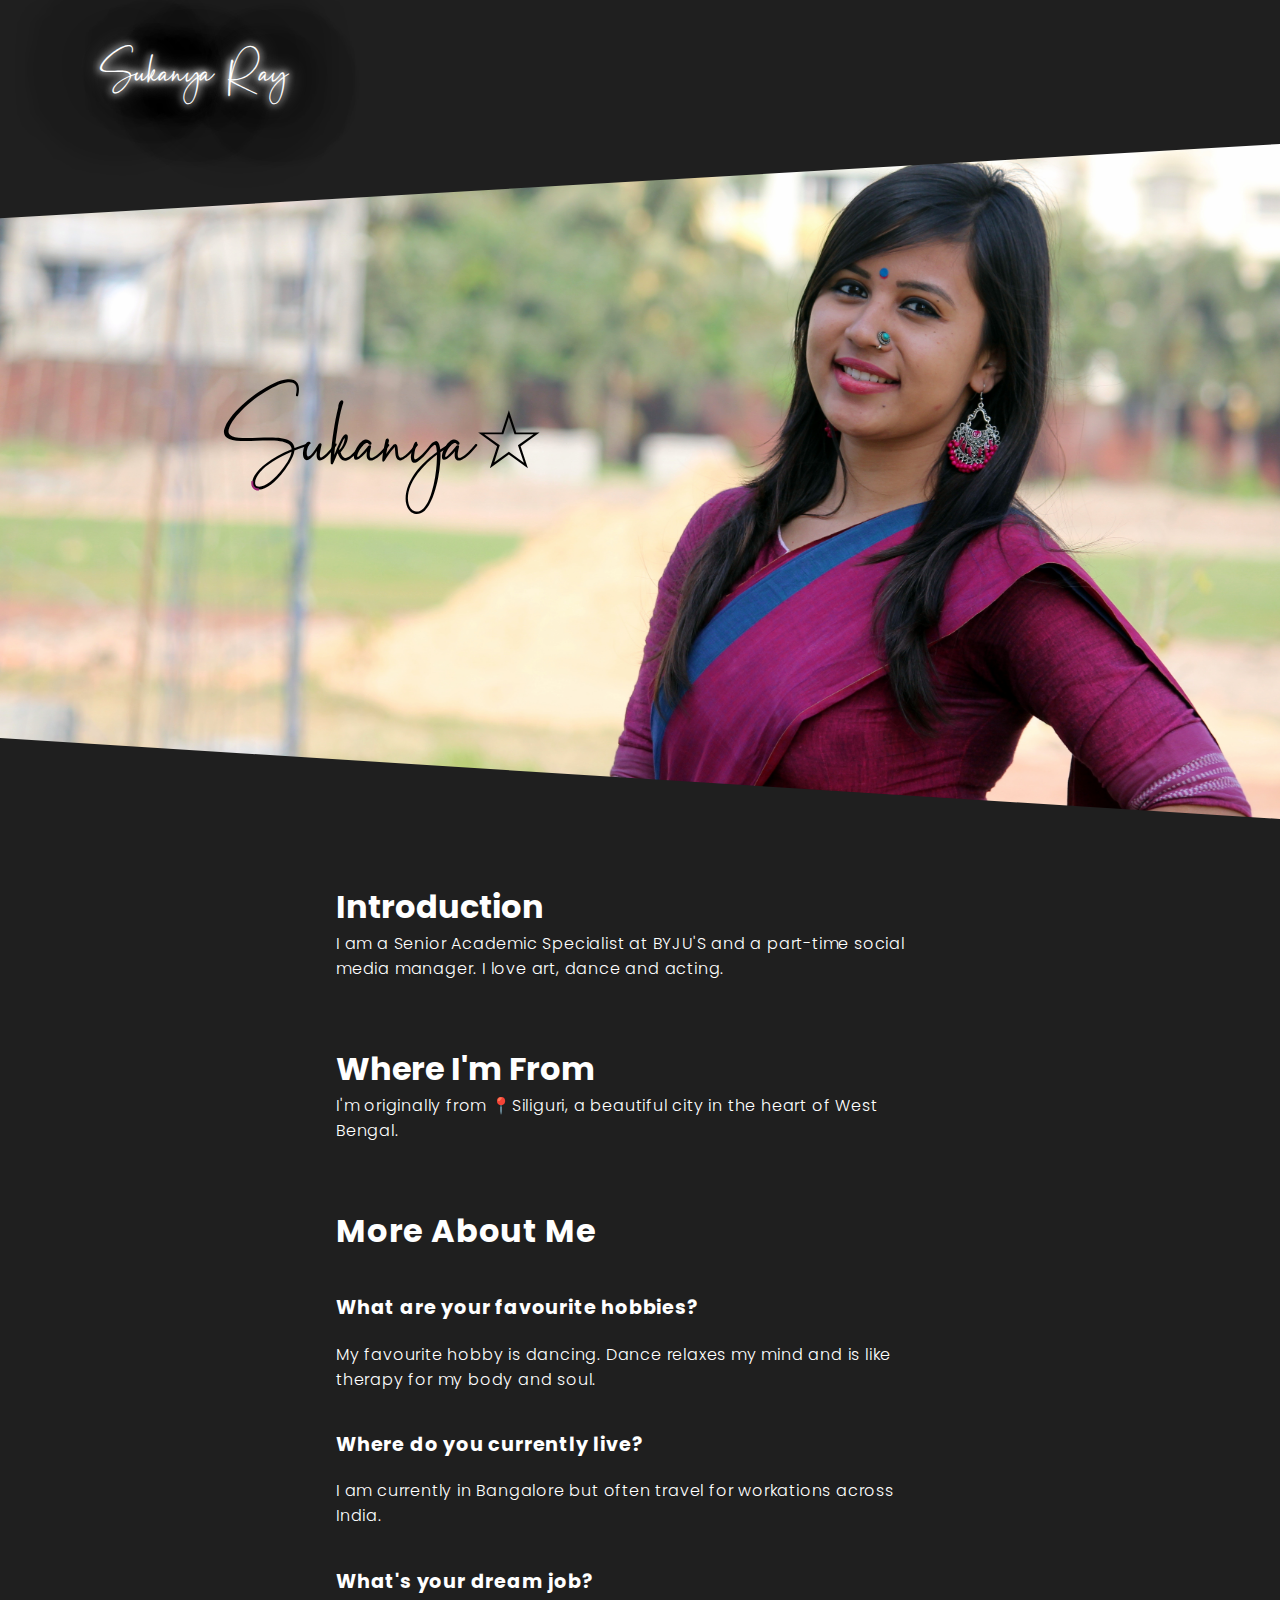
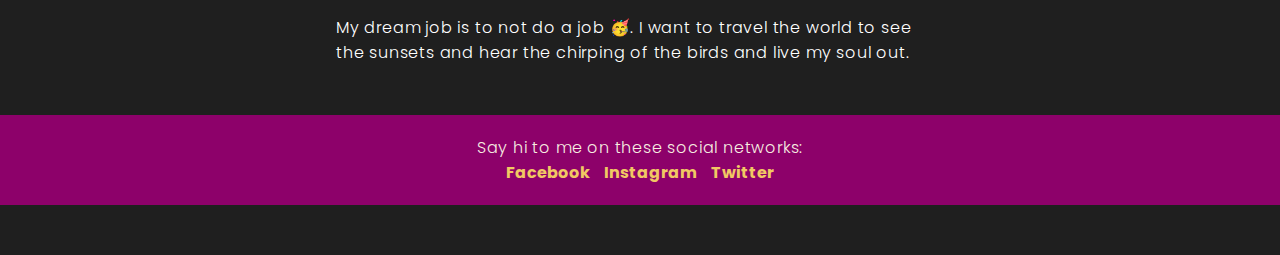
<file: components/about_me.html>
<!DOCTYPE html>
<html lang="en">
<head>
    <meta charset="UTF-8">
    <meta http-equiv="X-UA-Compatible" content="IE=edge">
    <meta name="viewport" content="width=device-width, initial-scale=1.0">
    <link rel="icon" href="data:image/svg+xml,<svg xmlns=%22http://www.w3.org/2000/svg%22 viewBox=%220 0 100 100%22><text y=%22.9em%22 font-size=%2290%22>🤩</text></svg>">
    <link rel="stylesheet" href="/css/about_me.css">
    <link rel="stylesheet" href="/css/neon_header.css">
    <link rel="stylesheet" href="/css/footer.css">
    <link rel="stylesheet" href="/css/scroll_to_top.css">
    <link rel="stylesheet" href="https://cdnjs.cloudflare.com/ajax/libs/animate.css/4.1.1/animate.min.css"/>
    <link rel="stylesheet" href="https://cdnjs.cloudflare.com/ajax/libs/font-awesome/6.1.2/css/all.min.css" integrity="sha512-1sCRPdkRXhBV2PBLUdRb4tMg1w2YPf37qatUFeS7zlBy7jJI8Lf4VHwWfZZfpXtYSLy85pkm9GaYVYMfw5BC1A==" crossorigin="anonymous" referrerpolicy="no-referrer" />

    <title>About Me</title>
</head>
<body>


    <header id="header"> 
        
        <h2 class="logo neon-text"><a class="logo neon-text" href="/index.html">Sukanya Ray</a></h2>
        <!-- to have the right overlay over my video  -->
        <div class="overlay"></div>
    </header>

    <div id="progress" class="animate__animated animate__headShake">
        <span id="progress-value"><i class="fa-solid fa-arrow-up fa-xs"></i></span>
    </div>

    <section class='masthead'>        
        <!-- <p class='masthead-intro'>Hi I'm</p> -->
        <br>
        <!-- <h1 class='masthead-heading'>Sukanya</h1> -->
        <!-- <h1 class='masthead-heading neon-text-pulsate'>Sukanya Ray</h1> -->
        <svg height="100" stroke="#9b2674" stroke-width="2" class="text-line masthead-heading" width="100%"><text x="30%" dominant-baseline="middle" text-anchor="middle" y="30%">Sukanya☆</text></svg>
        <div class="overlay"></div>
    </section>

    <img id="cover" class="header_pic" src="/img/IMG_9165_Mobile.JPG" alt="cover">



    <div class="content">

      <section class="introduction-section">
          <h1>Introduction</h1>
          <p>I am a Senior Academic Specialist at BYJU'S and a part-time social media manager.
            I love art, dance and acting.</p>
       
      </section>
      <section class="location-section">
          <h1>Where I'm From</h1>
          <p>I'm originally from 📍Siliguri, a beautiful city in the heart of West Bengal.</p>
      </section>
      <section class="questions-section">
          <h1>More About Me</h1>
       
          <h2>What are your favourite hobbies?</h2>
          <p>My favourite hobby is dancing. Dance relaxes my mind and is like therapy for my body and soul.</p>

          <h2>Where do you currently live?</h2>
          <p>I am currently in Bangalore but often travel for workations across India.</p>

          <h2>What's your dream job?</h2>
          <p>My dream job is to not do a job 🥳.
             I want to travel the world to see the sunsets and hear the chirping of the birds and live my soul out.</p>
      </section>

    </div>
      <footer class="content-footer">
          <p>Say hi to me on these social networks:</p>
          <ul class="social">
              <li><a class="css-is-deranged" href="_INSERT_GOOGLE+_URL_HERE_">Facebook</a></li>
              <li><a class="css-is-deranged" href="_INSERT_GITHUB_URL_HERE_">Instagram</a></li>
              <li><a class="css-is-deranged" href="_INSERT_TWITTER_URL_HERE_">Twitter</a></li>
          </ul>
      </footer>


        <!--===== ABOUT ME JS =====-->
        <script src="/js/scroll_to_top.js"></script>
    
</body>
</html>
</file>
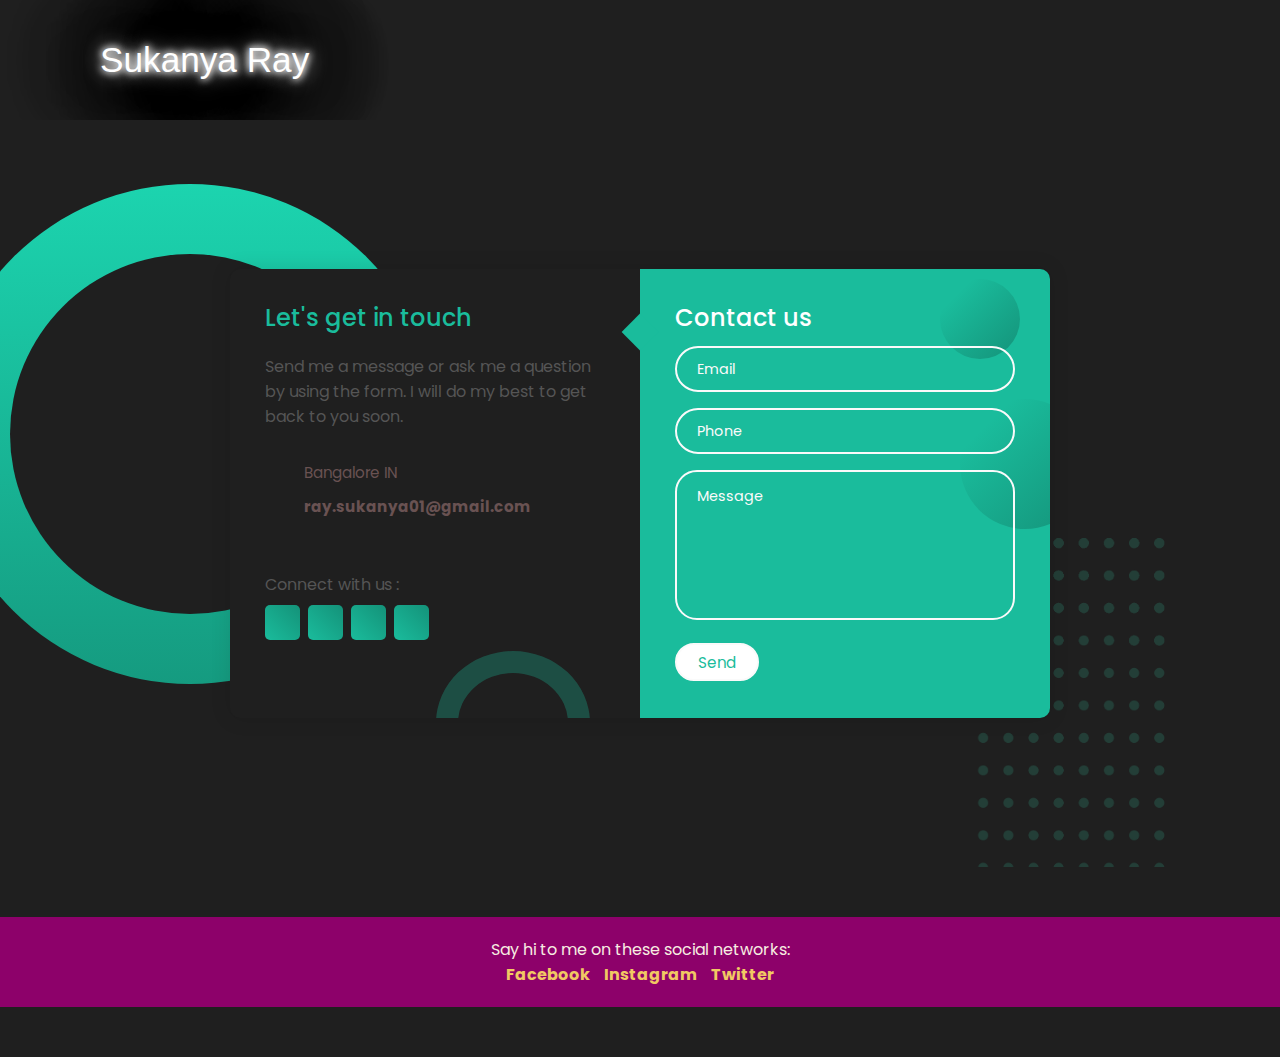
<file: components/contact.html>
<!DOCTYPE html>
<html lang="en">
  <head>
    <meta charset="UTF-8" />
    <meta name="viewport" content="width=device-width, initial-scale=1.0" />
    <title>Contact</title>
    <link rel="stylesheet" href="/css/contact.css" />
    <!-- <script
      src="https://kit.fontawesome.com/64d58efce2.js"
      crossorigin="anonymous"
    ></script> -->

    <link rel="icon" href="data:image/svg+xml,<svg xmlns=%22http://www.w3.org/2000/svg%22 viewBox=%220 0 100 100%22><text y=%22.9em%22 font-size=%2290%22>👽</text></svg>">
    <link rel="stylesheet" href="https://cdnjs.cloudflare.com/ajax/libs/font-awesome/6.1.2/css/all.min.css" integrity="sha512-1sCRPdkRXhBV2PBLUdRb4tMg1w2YPf37qatUFeS7zlBy7jJI8Lf4VHwWfZZfpXtYSLy85pkm9GaYVYMfw5BC1A==" crossorigin="anonymous" referrerpolicy="no-referrer" />
  <link rel="stylesheet" href="/css/footer.css">

  </head>
  <body>

    <!-- Header Sukanya -->
    <header> 
        <h2 class="logo neon-text"><a class="logo neon-text" href="/index.html">Sukanya Ray</a></h2>
    </header>


    <div class="container">
      <span class="big-circle"></span>
      <img src="/img/shape.png" class="square" alt="" />
      <div class="form">
        <div class="contact-info">
          <h3 class="title">Let's get in touch</h3>
          <p class="text">
            Send me a message or ask me a question by using the form. I will do my best to get back to you soon.
          </p>

          <div class="info">
            <div class="information">
              <i class="fa-solid fa-location-dot icon"></i>
              <!-- <img src="img/location.png" class="icon" alt="" /> -->
              <p>Bangalore IN</p>
            </div>
            <div class="information">
              <i class="fa-solid fa-envelope icon"></i>
              <a href="mailto:ray.sukanya01@gmail.com" target="_blank" rel="noopener noreferrer">ray.sukanya01@gmail.com</a>
              <!-- <p>ray.sukanya01@gmail.com</p> -->
            </div>
            <div class="information">
              <!-- <i class="fa-solid fa-phone icon"></i> -->
              <!-- <p>123-456-789</p> -->
              <!-- <a href="tel:9999999999" target="_blank" rel="noopener noreferrer">9999999999</a> -->
            </div>
          </div>

          <div class="social-media">
            <p>Connect with us :</p>
            <div class="social-icons">

              
           <a href="https://www.facebook.com/sukanya.ray.14" target="_blank" rel="noopener noreferrer"><i class="fab fa-facebook-f"></i></a>
            <a href="https://twitter.com/Sukanya_Ray_" target="_blank" rel="noopener noreferrer"><i class="fab fa-twitter"></i></a>
           <a href="https://www.instagram.com/ray_s_randoms/" target="_blank" rel="noopener noreferrer"><i class="fab fa-instagram"></i></a>
           <a href="https://www.linkedin.com/in/raysukanya09/" target="_blank" rel="noopener noreferrer"><i class="fab fa-linkedin-in"></i></a>

            </div>
          </div>
        </div>

        <div class="contact-form">
          <span class="circle one"></span>
          <span class="circle two"></span>

          <!-- <form action="https://formsubmit.co/taliya1694@gmail.com" autocomplete="off" method="POST" > -->
          <form action="https://formsubmit.co/itssukanyaray@gmail.com" method="POST" >
            <h3 class="title">Contact us</h3>
            <!-- <div class="input-container">
              <input type="text" name="name" class="input" />
              <label for="">Username</label>
              <span>Username</span>
            </div> -->
            <input type="hidden" name="_subject" value="New submission!">
            <div class="input-container">
              <input type="email" name="email" class="input" required/>
              <label for="">Email</label>
              <span>Email</span>
            </div>
            <div class="input-container">
              <input type="tel" name="phone" class="input" required/>
              <label for="">Phone</label>
              <span>Phone</span>
            </div>
            <div class="input-container textarea">
              <textarea name="message" class="input" required></textarea>
              <label for="">Message</label>
              <span>Message</span>
            </div>
            <input type="submit" value="Send" class="btn" />
          </form>
        </div>
      </div>
    </div>

 
    <footer class="content-footer">
      <p>Say hi to me on these social networks:</p>
      <ul class="social">
          <li><a class="css-is-deranged" href="_INSERT_GOOGLE+_URL_HERE_">Facebook</a></li>
          <li><a class="css-is-deranged" href="_INSERT_GITHUB_URL_HERE_">Instagram</a></li>
          <li><a class="css-is-deranged" href="_INSERT_TWITTER_URL_HERE_">Twitter</a></li>
      </ul>
     </footer>


    <script src="/js/contact.js"></script>
  </body>
</html>
</file>
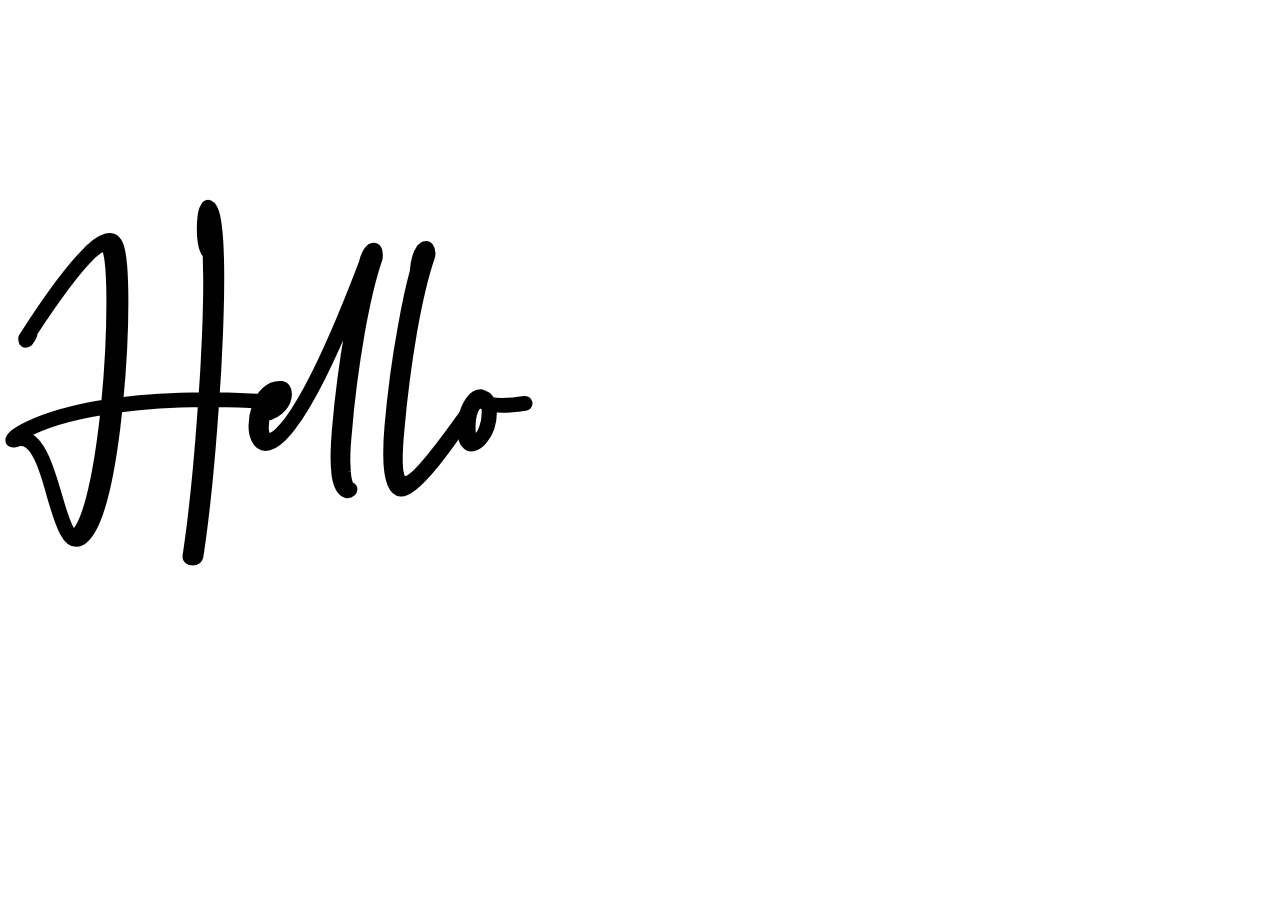
<file: components/test.html>
<!DOCTYPE html>
<html lang="en">
<head>
    <meta charset="UTF-8">
    <meta http-equiv="X-UA-Compatible" content="IE=edge">
    <meta name="viewport" content="width=device-width, initial-scale=1.0">
    <title>Document</title>
    <link rel="stylesheet" href="/css/test.css">
</head>
<body>
    <!-- <iframe width="560" height="315" src="https://www.youtube.com/embed/X67TCmvaWFg?start=463" title="YouTube video player" frameborder="0" allow="accelerometer; autoplay; clipboard-write; encrypted-media; gyroscope; picture-in-picture" allowfullscreen></iframe> -->
    <h1>Hello</h1>


</body>
</html>
</file>
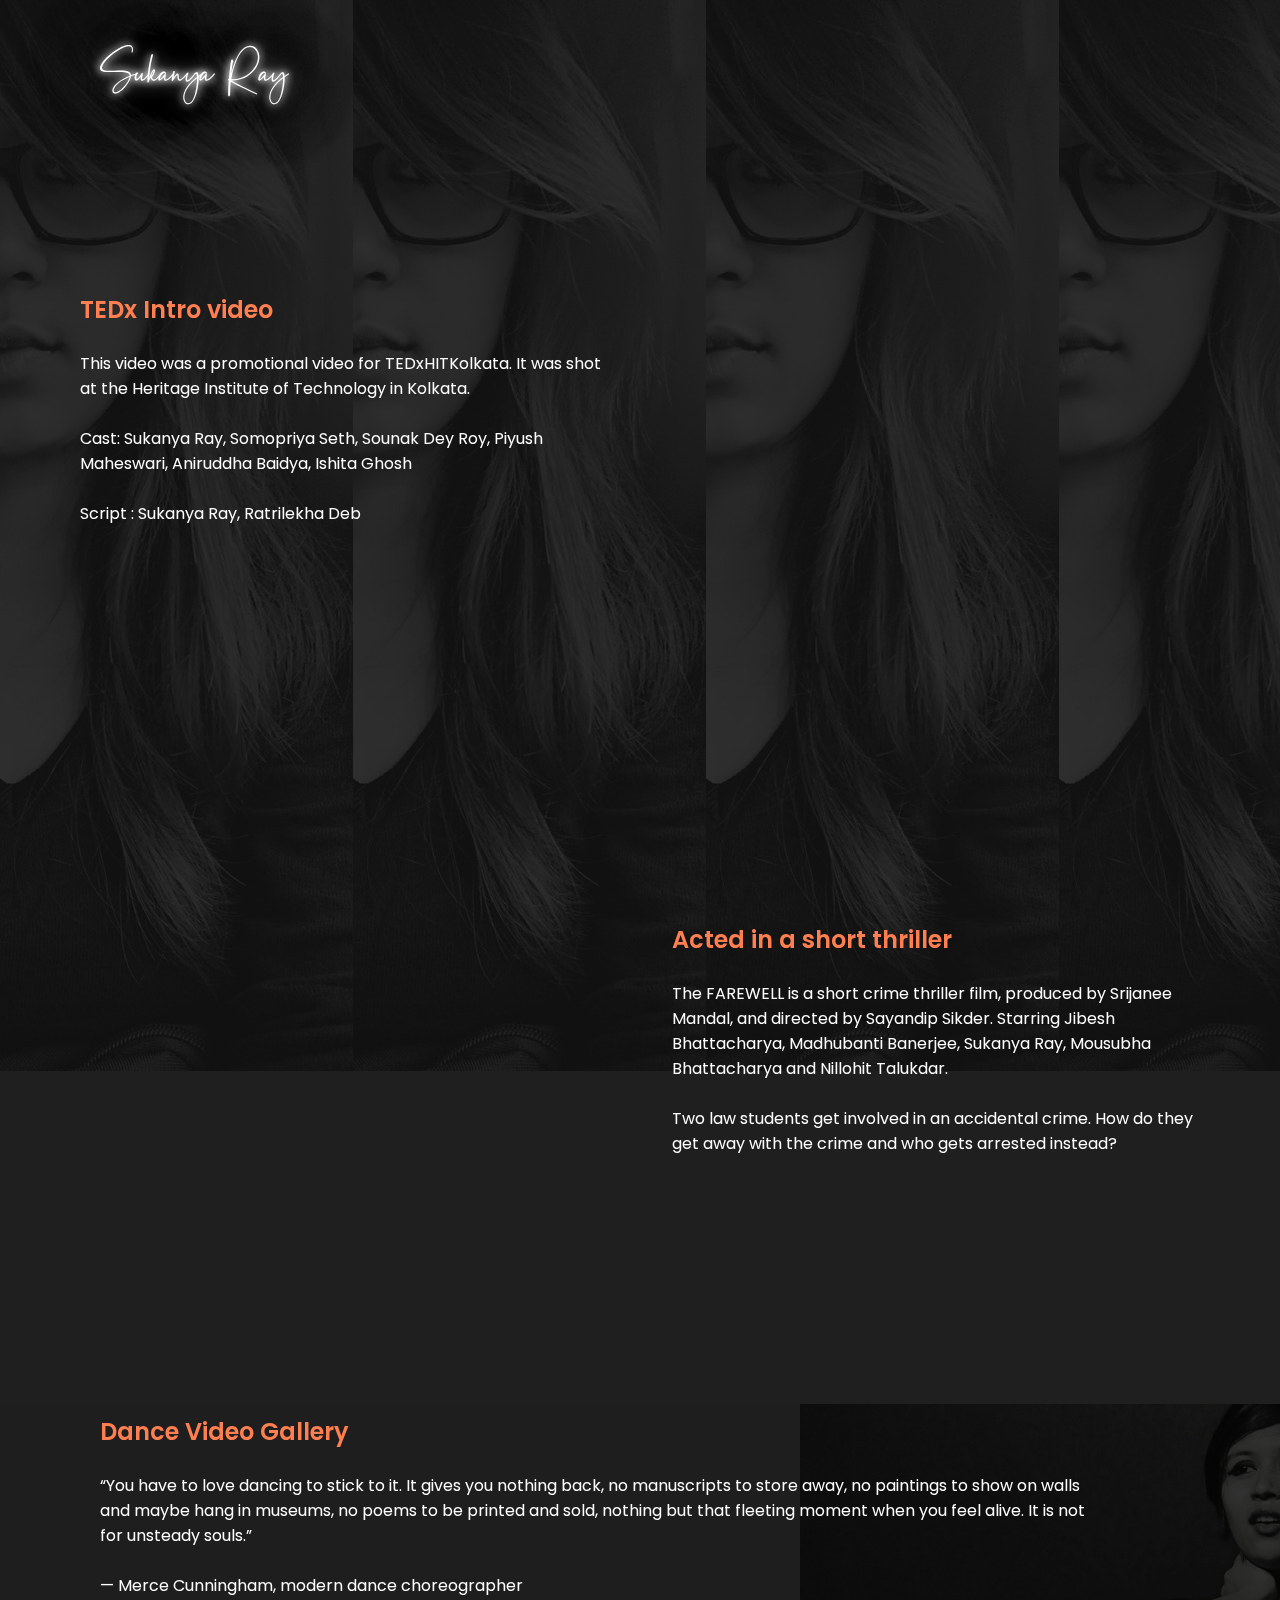
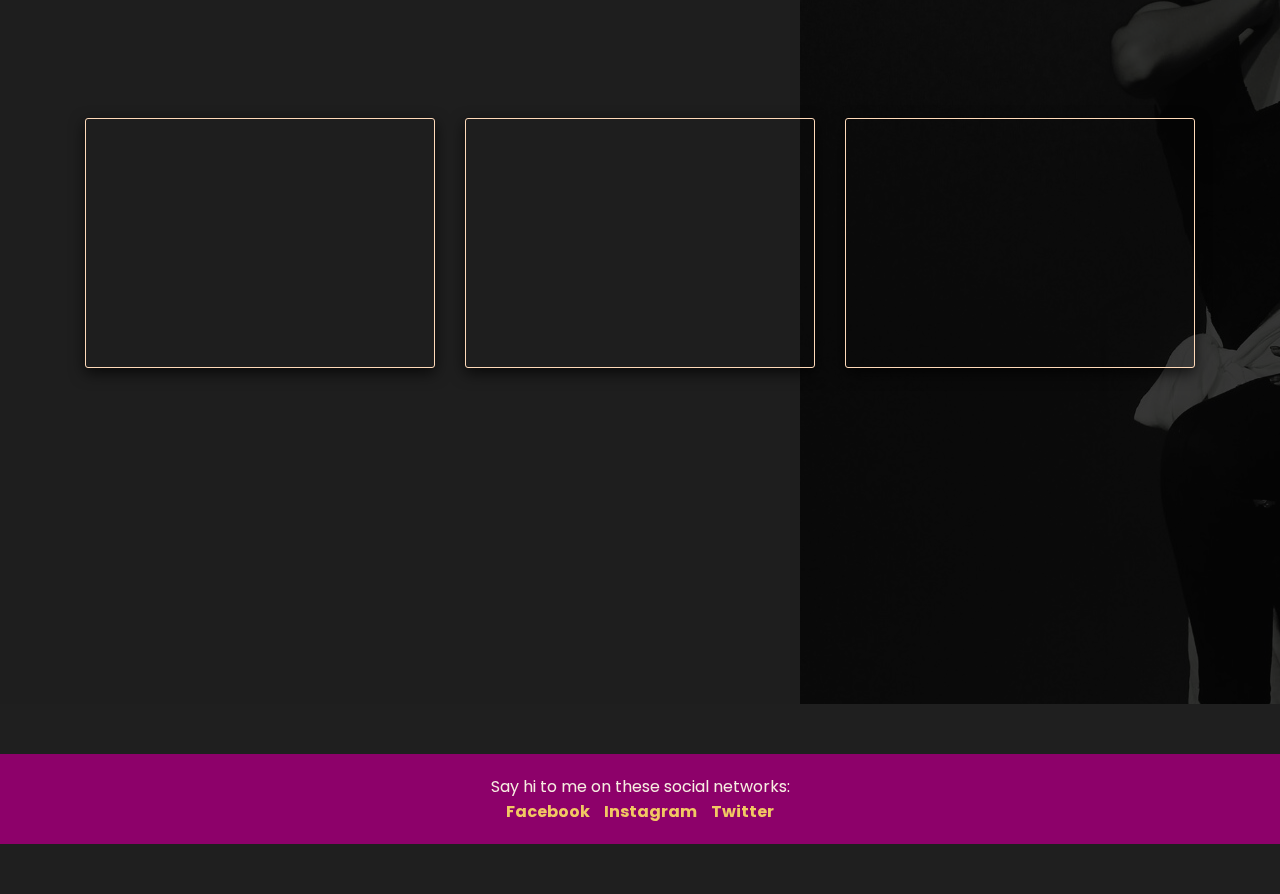
<file: components/work.html>
<!DOCTYPE html>
<html lang="en">
<head>
    <meta charset="UTF-8">
    <meta http-equiv="X-UA-Compatible" content="IE=edge">
    <meta name="viewport" content="width=device-width, initial-scale=1.0">
    <link rel="icon" href="data:image/svg+xml,<svg xmlns=%22http://www.w3.org/2000/svg%22 viewBox=%220 0 100 100%22><text y=%22.9em%22 font-size=%2290%22>🙃</text></svg>">
    <link rel="stylesheet" href="/css/neon_header.css">
    <link rel="stylesheet" href="/css/work.css">
    <link rel="stylesheet" href="/css/footer.css">
    <link rel="stylesheet" href="/css/scroll_to_top.css">
    <link rel="stylesheet" href="https://cdnjs.cloudflare.com/ajax/libs/animate.css/4.1.1/animate.min.css"/>
    <!-- <link rel="stylesheet" href="https://cdn.jsdelivr.net/npm/boxicons@latest/css/boxicons.min.css" /> -->
    <link rel="stylesheet" href="https://cdnjs.cloudflare.com/ajax/libs/font-awesome/6.1.2/css/all.min.css" integrity="sha512-1sCRPdkRXhBV2PBLUdRb4tMg1w2YPf37qatUFeS7zlBy7jJI8Lf4VHwWfZZfpXtYSLy85pkm9GaYVYMfw5BC1A==" crossorigin="anonymous" referrerpolicy="no-referrer" />

    <title>Work</title>
</head>
<body>

    


    <!-- <div class="clip">
        <h1>Work</h1>
    </div> -->

    <!-- <header> 
        <h2 class="logo neon-text"><a class="logo neon-text" href="/index.html">Sukanya Ray</a></h2>
    </header> -->
    
    <section>
        <!-- <div class="shadow"></div> -->

            <!-- Header Sukanya -->

            
    <header id="header"> 
        <h2 class="logo neon-text"><a class="logo neon-text" href="/index.html">Sukanya Ray</a></h2>
    </header>

    <!-- <div id="progress" class="animate__animated animate__bounce"> -->
    <div id="progress" class="animate__animated animate__headShake">
        <span id="progress-value"><i class="fa-solid fa-arrow-up fa-xs"></i></span>
    </div>
        <!-- to have the right overlay over my video  -->
        <div class="overlay"></div>
        <!-- <div class="container clip"> -->
        <div class="container">
            <div class="content opacity">
                <h3 class="title">
                    TEDx Intro video
                    <div class="border"></div>
                </h3>
                <p class="text">This video was a promotional video for TEDxHITKolkata. It was shot at the Heritage Institute of Technology in Kolkata.</p>
                    <br>
                <p class="text">
                    Cast: Sukanya Ray, Somopriya Seth, Sounak Dey Roy, Piyush Maheswari, Aniruddha Baidya, Ishita Ghosh</p>
                    <br>
                    <p class="text">Script : Sukanya Ray, Ratrilekha Deb</p>
            </div>

            <div class="imgContainer opacity">
                <!-- <img src="/img/shape.png" alt=""> -->
                    <div class="max-width">
                    <!-- <h2>Did a shoot for TED Intro video</h2> -->
                        <div class="video-wrapper">
                        <iframe width="560" height="315" src="https://www.youtube.com/embed/uhIWfK8CMG8?start=78" title="YouTube video player" frameborder="0" allow="accelerometer; autoplay; clipboard-write; encrypted-media; gyroscope; picture-in-picture" allowfullscreen></iframe>
                        </div>
                    </div>
            </div>
        </div>
        <div class="container">
            
            <div class="imgContainer opacity">
                    <div class="max-width">
                        <div class="video-wrapper">
                            <iframe width="560" height="315" src="https://www.youtube.com/embed/DnAUW9cZUYg" title="YouTube video player" frameborder="0" allow="accelerometer; autoplay; clipboard-write; encrypted-media; gyroscope; picture-in-picture" allowfullscreen></iframe>
                        </div>
                    </div>
            </div>

            <div class="content opacity">
                <h3 class="title">
                    Acted in a short thriller
                    <div class="border"></div>
                </h3>
                <p class="text">The FAREWELL is a short crime thriller film,  produced by Srijanee Mandal, and directed by Sayandip Sikder. Starring Jibesh Bhattacharya, Madhubanti Banerjee, Sukanya Ray, Mousubha Bhattacharya and Nillohit Talukdar.</p>
                <br>

                <p class="text">Two law students get involved in an accidental crime. How do they get away with the crime and who gets arrested instead?</p>
            
            </div>

        </div>

    </section>


    <section class="section-2">
        <div class="overlay"></div>
        <div class="container-2">
            
        <div class="dance">    
            <h3 class="title">Dance Video Gallery<div class="border"></div></h3>
            <p class="text">“You have to love dancing to stick to it. It gives you nothing back, no manuscripts to store away, no paintings to show on walls and maybe hang in museums, no poems to be printed and sold, nothing but that fleeting moment when you feel alive. It is not for unsteady souls.”</p> 
            <br>
            <p class="text"> — Merce Cunningham, modern dance choreographer</p> 
        </div>

            <div class="video-container">
                
                <!-- HIT NAC -->
                <div class="max-width vid">
                    <div class="video-wrapper">
                        <iframe width="560" height="315" src="https://www.youtube.com/embed/-6SOSTYrhZs?start=463" title="YouTube video player" frameborder="0" allow="accelerometer; autoplay; clipboard-write; encrypted-media; gyroscope; picture-in-picture" allowfullscreen></iframe>
                    </div>
                </div>

                <!-- AAYAT SBS -->
                <div class="max-width vid">
                    <div class="video-wrapper">
                        <iframe width="560" height="315" src="https://www.youtube.com/embed/3mOnmAgWFcU?start=10" title="YouTube video player" frameborder="0" allow="accelerometer; autoplay; clipboard-write; encrypted-media; gyroscope; picture-in-picture" allowfullscreen></iframe>
                    </div>
                </div>

                <!-- POLITICAL PLAY SBS -->
                <div class="max-width vid">
                    <div class="video-wrapper">
                        <iframe width="560" height="315" src="https://www.youtube.com/embed/eyqT_we07EM" title="YouTube video player" frameborder="0" allow="accelerometer; autoplay; clipboard-write; encrypted-media; gyroscope; picture-in-picture" allowfullscreen></iframe>
                    </div>
                </div>

                <!-- KAMARIYA SBS  -->
                <!-- <div class="max-width vid">
                    <div class="video-wrapper">
                        <iframe width="560" height="315" src="https://www.youtube.com/embed/X67TCmvaWFg" title="YouTube video player" frameborder="0" allow="accelerometer; autoplay; clipboard-write; encrypted-media; gyroscope; picture-in-picture" allowfullscreen></iframe>                    
                    </div>
                </div> -->


                <!-- BUZZ SBS  -->
                <!-- <div class="max-width vid">
                    <div class="video-wrapper">
                        <iframe width="560" height="315" src="https://www.youtube.com/embed/bChUpUhA-bs" title="YouTube video player" frameborder="0" allow="accelerometer; autoplay; clipboard-write; encrypted-media; gyroscope; picture-in-picture" allowfullscreen></iframe>
                    </div>
                </div> -->

                <!-- AGHORI SBS  -->
                <!-- <div class="max-width vid">
                    <div class="video-wrapper">
                        <iframe width="560" height="315" src="https://www.youtube.com/embed/HeUUEeiAvNA" title="YouTube video player" frameborder="0" allow="accelerometer; autoplay; clipboard-write; encrypted-media; gyroscope; picture-in-picture" allowfullscreen></iframe>                    
                    </div>
                </div> -->

            </div>
        </div>


    </section>
    
    <footer class="content-footer">
        <p>Say hi to me on these social networks:</p>
        <ul class="social">
            <li><a class="css-is-deranged" href="_INSERT_GOOGLE+_URL_HERE_">Facebook</a></li>
            <li><a class="css-is-deranged" href="_INSERT_GITHUB_URL_HERE_">Instagram</a></li>
            <li><a class="css-is-deranged" href="_INSERT_TWITTER_URL_HERE_">Twitter</a></li>
        </ul>
    </footer>
     



        <!--===== WORK JS =====-->
        <script src="/js/work.js"></script>

        <!--===== Scroll to Top JS =====-->
        <script src="/js/scroll_to_top.js"></script>

</body>
</html>
</file>
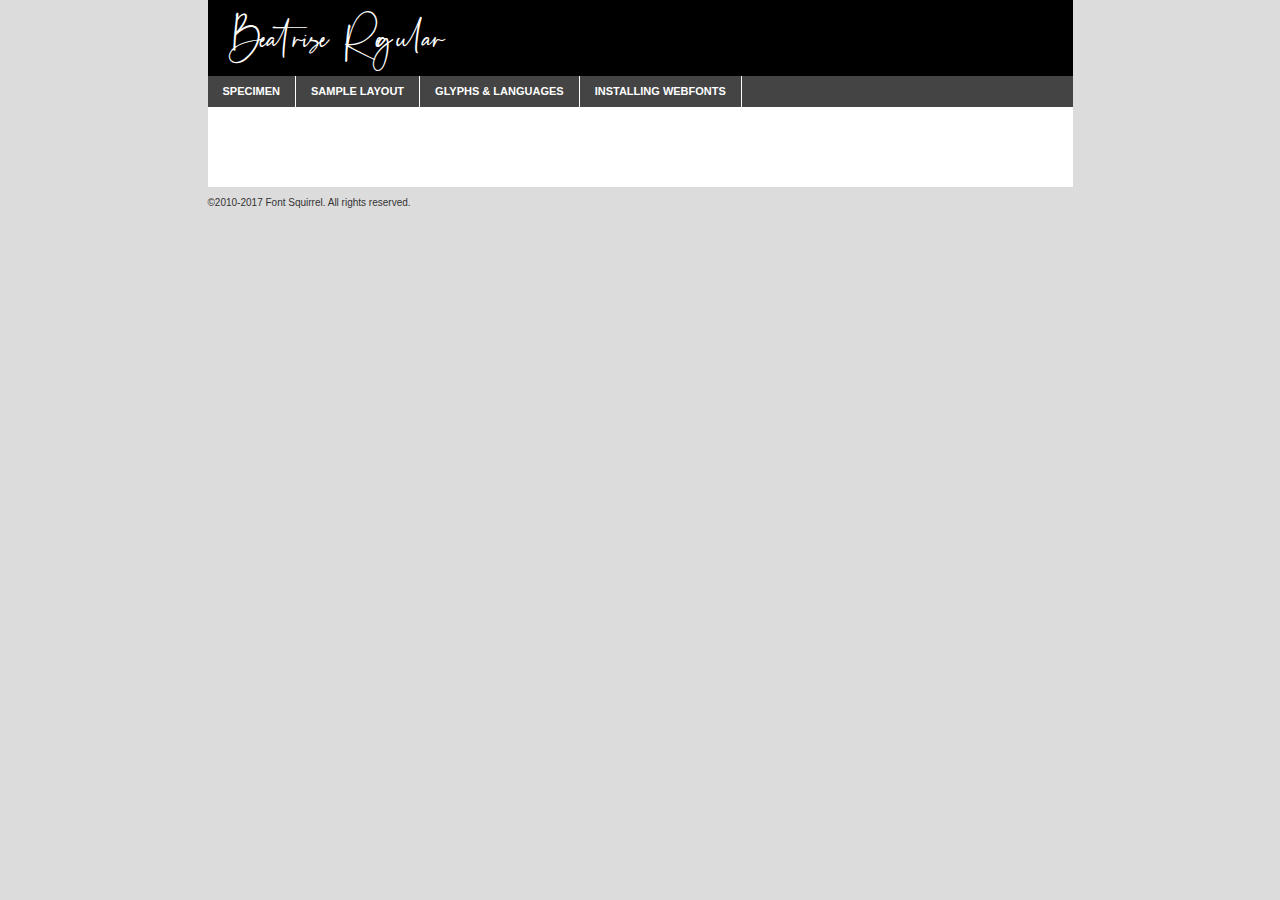
<file: fonts/webfontkit-20220918-073605/beatrise-demo.html>
<!DOCTYPE html PUBLIC "-//W3C//DTD XHTML 1.0 Transitional//EN"
        "http://www.w3.org/TR/xhtml1/DTD/xhtml1-transitional.dtd">

<html xmlns="http://www.w3.org/1999/xhtml" xml:lang="en" lang="en">
<head>
    <meta http-equiv="Content-Type" content="text/html; charset=utf-8"/>
    <script src="http://ajax.googleapis.com/ajax/libs/jquery/1.7.2/jquery.min.js" type="text/javascript" charset="utf-8"></script>
    <script type="text/javascript">
		(function($) {
			$.fn.easyTabs = function(option) {
				var param = jQuery.extend({ fadeSpeed: 'fast', defaultContent: 1, activeClass: 'active' }, option);
				$(this).each(function() {
					var thisId = '#' + this.id;
					if ( param.defaultContent == '' )
					{
						param.defaultContent = 1;
					}
					if ( typeof param.defaultContent == 'number' )
					{
						var defaultTab = $(thisId + ' .tabs li:eq(' + (param.defaultContent - 1) + ') a').attr('href').substr(1);
					}
					else
					{
						var defaultTab = param.defaultContent;
					}
					$(thisId + ' .tabs li a').each(function() {
						var tabToHide = $(this).attr('href').substr(1);
						$('#' + tabToHide).addClass('easytabs-tab-content');
					});
					hideAll();
					changeContent(defaultTab);

					function hideAll() {$(thisId + ' .easytabs-tab-content').hide();}

					function changeContent(tabId)
					{
						hideAll();
						$(thisId + ' .tabs li').removeClass(param.activeClass);
						$(thisId + ' .tabs li a[href=#' + tabId + ']').closest('li').addClass(param.activeClass);
						if ( param.fadeSpeed != 'none' )
						{
							$(thisId + ' #' + tabId).fadeIn(param.fadeSpeed);
						}
						else
						{
							$(thisId + ' #' + tabId).show();
						}
					}

					$(thisId + ' .tabs li').click(function() {
						var tabId = $(this).find('a').attr('href').substr(1);
						changeContent(tabId);
						return false;
					});
				});
			}
		})(jQuery);
    </script>
    <link rel="stylesheet" href="specimen_files/specimen_stylesheet.css" type="text/css" charset="utf-8"/>
    <link rel="stylesheet" href="stylesheet.css" type="text/css" charset="utf-8"/>

    <style type="text/css">
        		body {
			font-family: 'beatriseregular';
        		}

            </style>

    <title>Beatrise Regular Specimen</title>


    <script type="text/javascript" charset="utf-8">
		$(document).ready(function() {
			$('#container').easyTabs({ defaultContent: 1 });
		});
    </script>
</head>

<body>
<div id="container">
    <div id="header">
		Beatrise Regular    </div>
    <ul class="tabs">
        <li><a href="#specimen">Specimen</a></li>
        <li><a href="#layout">Sample Layout</a></li>
		        <li><a href="#glyphs">Glyphs &amp; Languages</a></li>
        <li><a href="#installing">Installing Webfonts</a></li>

    </ul>

    <div id="main_content">


        <div id="specimen">

            <div class="section">
                <div class="grid12 firstcol">
                    <div class="huge">AaBb</div>
                </div>
            </div>

            <div class="section">
                <div class="glyph_range">A&#x200B;B&#x200b;C&#x200b;D&#x200b;E&#x200b;F&#x200b;G&#x200b;H&#x200b;I&#x200b;J&#x200b;K&#x200b;L&#x200b;M&#x200b;N&#x200b;O&#x200b;P&#x200b;Q&#x200b;R&#x200b;S&#x200b;T&#x200b;U&#x200b;V&#x200b;W&#x200b;X&#x200b;Y&#x200b;Z&#x200b;a&#x200b;b&#x200b;c&#x200b;d&#x200b;e&#x200b;f&#x200b;g&#x200b;h&#x200b;i&#x200b;j&#x200b;k&#x200b;l&#x200b;m&#x200b;n&#x200b;o&#x200b;p&#x200b;q&#x200b;r&#x200b;s&#x200b;t&#x200b;u&#x200b;v&#x200b;w&#x200b;x&#x200b;y&#x200b;z&#x200b;1&#x200b;2&#x200b;3&#x200b;4&#x200b;5&#x200b;6&#x200b;7&#x200b;8&#x200b;9&#x200b;0&#x200b;&amp;&#x200b;.&#x200b;,&#x200b;?&#x200b;!&#x200b;&#64;&#x200b;(&#x200b;)&#x200b;#&#x200b;$&#x200b;%&#x200b;*&#x200b;+&#x200b;-&#x200b;=&#x200b;:&#x200b;;</div>
            </div>
            <div class="section">
                <div class="grid12 firstcol">
                    <table class="sample_table">
                        <tr>
                            <td>10</td>
                            <td class="size10">abcdefghijklmnopqrstuvwxyzABCDEFGHIJKLMNOPQRSTUVWXYZ0123456789abcdefghijklmnopqrstuvwxyzABCDEFGHIJKLMNOPQRSTUVWXYZ0123456789abcdefghijklmnopqrstuvwxyzABCDEFGHIJKLMNOPQRSTUVWXYZ</td>
                        </tr>
                        <tr>
                            <td>11</td>
                            <td class="size11">abcdefghijklmnopqrstuvwxyzABCDEFGHIJKLMNOPQRSTUVWXYZ0123456789abcdefghijklmnopqrstuvwxyzABCDEFGHIJKLMNOPQRSTUVWXYZ0123456789abcdefghijklmnopqrstuvwxyzABCDEFGHIJKLMNOPQRSTUVWXYZ</td>
                        </tr>
                        <tr>
                            <td>12</td>
                            <td class="size12">abcdefghijklmnopqrstuvwxyzABCDEFGHIJKLMNOPQRSTUVWXYZ0123456789abcdefghijklmnopqrstuvwxyzABCDEFGHIJKLMNOPQRSTUVWXYZ0123456789abcdefghijklmnopqrstuvwxyzABCDEFGHIJKLMNOPQRSTUVWXYZ</td>
                        </tr>
                        <tr>
                            <td>13</td>
                            <td class="size13">abcdefghijklmnopqrstuvwxyzABCDEFGHIJKLMNOPQRSTUVWXYZ0123456789abcdefghijklmnopqrstuvwxyzABCDEFGHIJKLMNOPQRSTUVWXYZ0123456789abcdefghijklmnopqrstuvwxyzABCDEFGHIJKLMNOPQRSTUVWXYZ</td>
                        </tr>
                        <tr>
                            <td>14</td>
                            <td class="size14">abcdefghijklmnopqrstuvwxyzABCDEFGHIJKLMNOPQRSTUVWXYZ0123456789abcdefghijklmnopqrstuvwxyzABCDEFGHIJKLMNOPQRSTUVWXYZ0123456789abcdefghijklmnopqrstuvwxyzABCDEFGHIJKLMNOPQRSTUVWXYZ</td>
                        </tr>
                        <tr>
                            <td>16</td>
                            <td class="size16">abcdefghijklmnopqrstuvwxyzABCDEFGHIJKLMNOPQRSTUVWXYZ0123456789abcdefghijklmnopqrstuvwxyzABCDEFGHIJKLMNOPQRSTUVWXYZ</td>
                        </tr>
                        <tr>
                            <td>18</td>
                            <td class="size18">abcdefghijklmnopqrstuvwxyzABCDEFGHIJKLMNOPQRSTUVWXYZ0123456789abcdefghijklmnopqrstuvwxyzABCDEFGHIJKLMNOPQRSTUVWXYZ</td>
                        </tr>
                        <tr>
                            <td>20</td>
                            <td class="size20">abcdefghijklmnopqrstuvwxyzABCDEFGHIJKLMNOPQRSTUVWXYZ0123456789abcdefghijklmnopqrstuvwxyzABCDEFGHIJKLMNOPQRSTUVWXYZ</td>
                        </tr>
                        <tr>
                            <td>24</td>
                            <td class="size24">abcdefghijklmnopqrstuvwxyzABCDEFGHIJKLMNOPQRSTUVWXYZ0123456789abcdefghijklmnopqrstuvwxyzABCDEFGHIJKLMNOPQRSTUVWXYZ</td>
                        </tr>
                        <tr>
                            <td>30</td>
                            <td class="size30">abcdefghijklmnopqrstuvwxyzABCDEFGHIJKLMNOPQRSTUVWXYZ0123456789abcdefghijklmnopqrstuvwxyzABCDEFGHIJKLMNOPQRSTUVWXYZ</td>
                        </tr>
                        <tr>
                            <td>36</td>
                            <td class="size36">abcdefghijklmnopqrstuvwxyzABCDEFGHIJKLMNOPQRSTUVWXYZ0123456789abcdefghijklmnopqrstuvwxyzABCDEFGHIJKLMNOPQRSTUVWXYZ</td>
                        </tr>
                        <tr>
                            <td>48</td>
                            <td class="size48">abcdefghijklmnopqrstuvwxyzABCDEFGHIJKLMNOPQRSTUVWXYZ0123456789abcdefghijklmnopqrstuvwxyzABCDEFGHIJKLMNOPQRSTUVWXYZ</td>
                        </tr>
                        <tr>
                            <td>60</td>
                            <td class="size60">abcdefghijklmnopqrstuvwxyzABCDEFGHIJKLMNOPQRSTUVWXYZ0123456789abcdefghijklmnopqrstuvwxyzABCDEFGHIJKLMNOPQRSTUVWXYZ</td>
                        </tr>
                        <tr>
                            <td>72</td>
                            <td class="size72">abcdefghijklmnopqrstuvwxyzABCDEFGHIJKLMNOPQRSTUVWXYZ0123456789abcdefghijklmnopqrstuvwxyzABCDEFGHIJKLMNOPQRSTUVWXYZ</td>
                        </tr>
                        <tr>
                            <td>90</td>
                            <td class="size90">abcdefghijklmnopqrstuvwxyzABCDEFGHIJKLMNOPQRSTUVWXYZ0123456789abcdefghijklmnopqrstuvwxyzABCDEFGHIJKLMNOPQRSTUVWXYZ</td>
                        </tr>
                    </table>

                </div>

            </div>


            <div class="section" id="bodycomparison">


                <div id="xheight">
                    <div class="fontbody">&#x25FC;&#x25FC;&#x25FC;&#x25FC;&#x25FC;&#x25FC;&#x25FC;&#x25FC;&#x25FC;&#x25FC;&#x25FC;&#x25FC;&#x25FC;&#x25FC;&#x25FC;&#x25FC;&#x25FC;&#x25FC;&#x25FC;&#x25FC;&#x25FC;&#x25FC;&#x25FC;&#x25FC;&#x25FC;&#x25FC;&#x25FC;&#x25FC;&#x25FC;&#x25FC;&#x25FC;&#x25FC;&#x25FC;&#x25FC;&#x25FC;&#x25FC;&#x25FC;&#x25FC;&#x25FC;&#x25FC;&#x25FC;&#x25FC;&#x25FC;&#x25FC;&#x25FC;&#x25FC;&#x25FC;&#x25FC;&#x25FC;&#x25FC;&#x25FC;&#x25FC;&#x25FC;&#x25FC;&#x25FC;&#x25FC;&#x25FC;&#x25FC;&#x25FC;&#x25FC;&#x25FC;&#x25FC;&#x25FC;&#x25FC;&#x25FC;&#x25FC;&#x25FC;&#x25FC;&#x25FC;&#x25FC;&#x25FC;&#x25FC;&#x25FC;&#x25FC;&#x25FC;&#x25FC;&#x25FC;&#x25FC;&#x25FC;&#x25FC;&#x25FC;&#x25FC;&#x25FC;&#x25FC;&#x25FC;&#x25FC;&#x25FC;&#x25FC;&#x25FC;&#x25FC;&#x25FC;&#x25FC;&#x25FC;&#x25FC;&#x25FC;&#x25FC;&#x25FC;&#x25FC;&#x25FC;body</div>
                    <div class="arialbody">body</div>
                    <div class="verdanabody">body</div>
                    <div class="georgiabody">body</div>
                </div>
                <div class="fontbody" style="z-index:1">
                    body<span>Beatrise Regular</span>
                </div>
                <div class="arialbody" style="z-index:1">
                    body<span>Arial</span>
                </div>
                <div class="verdanabody" style="z-index:1">
                    body<span>Verdana</span>
                </div>
                <div class="georgiabody" style="z-index:1">
                    body<span>Georgia</span>
                </div>


            </div>


            <div class="section psample psample_row1" id="">

                <div class="grid2 firstcol">
                    <p class="size10"><span>10.</span>Aenean lacinia bibendum nulla sed consectetur. Fusce dapibus, tellus ac cursus commodo, tortor mauris condimentum nibh, ut fermentum massa justo sit amet risus. Nullam id dolor id nibh ultricies vehicula ut id elit. Cum sociis natoque penatibus et magnis dis parturient montes, nascetur ridiculus mus. Nulla vitae elit libero, a pharetra augue.</p>

                </div>
                <div class="grid3">
                    <p class="size11"><span>11.</span>Aenean lacinia bibendum nulla sed consectetur. Fusce dapibus, tellus ac cursus commodo, tortor mauris condimentum nibh, ut fermentum massa justo sit amet risus. Nullam id dolor id nibh ultricies vehicula ut id elit. Cum sociis natoque penatibus et magnis dis parturient montes, nascetur ridiculus mus. Nulla vitae elit libero, a pharetra augue.</p>

                </div>
                <div class="grid3">
                    <p class="size12"><span>12.</span>Aenean lacinia bibendum nulla sed consectetur. Fusce dapibus, tellus ac cursus commodo, tortor mauris condimentum nibh, ut fermentum massa justo sit amet risus. Nullam id dolor id nibh ultricies vehicula ut id elit. Cum sociis natoque penatibus et magnis dis parturient montes, nascetur ridiculus mus. Nulla vitae elit libero, a pharetra augue.</p>

                </div>
                <div class="grid4">
                    <p class="size13"><span>13.</span>Aenean lacinia bibendum nulla sed consectetur. Fusce dapibus, tellus ac cursus commodo, tortor mauris condimentum nibh, ut fermentum massa justo sit amet risus. Nullam id dolor id nibh ultricies vehicula ut id elit. Cum sociis natoque penatibus et magnis dis parturient montes, nascetur ridiculus mus. Nulla vitae elit libero, a pharetra augue.</p>

                </div>
                <div class="white_blend"></div>

            </div>
            <div class="section psample psample_row2" id="">
                <div class="grid3 firstcol">
                    <p class="size14"><span>14.</span>Aenean lacinia bibendum nulla sed consectetur. Fusce dapibus, tellus ac cursus commodo, tortor mauris condimentum nibh, ut fermentum massa justo sit amet risus. Nullam id dolor id nibh ultricies vehicula ut id elit. Cum sociis natoque penatibus et magnis dis parturient montes, nascetur ridiculus mus. Nulla vitae elit libero, a pharetra augue.</p>

                </div>
                <div class="grid4">
                    <p class="size16"><span>16.</span>Aenean lacinia bibendum nulla sed consectetur. Fusce dapibus, tellus ac cursus commodo, tortor mauris condimentum nibh, ut fermentum massa justo sit amet risus. Nullam id dolor id nibh ultricies vehicula ut id elit. Cum sociis natoque penatibus et magnis dis parturient montes, nascetur ridiculus mus. Nulla vitae elit libero, a pharetra augue.</p>

                </div>
                <div class="grid5">
                    <p class="size18"><span>18.</span>Aenean lacinia bibendum nulla sed consectetur. Fusce dapibus, tellus ac cursus commodo, tortor mauris condimentum nibh, ut fermentum massa justo sit amet risus. Nullam id dolor id nibh ultricies vehicula ut id elit. Cum sociis natoque penatibus et magnis dis parturient montes, nascetur ridiculus mus. Nulla vitae elit libero, a pharetra augue.</p>

                </div>

                <div class="white_blend"></div>

            </div>

            <div class="section psample psample_row3" id="">
                <div class="grid5 firstcol">
                    <p class="size20"><span>20.</span>Aenean lacinia bibendum nulla sed consectetur. Fusce dapibus, tellus ac cursus commodo, tortor mauris condimentum nibh, ut fermentum massa justo sit amet risus. Nullam id dolor id nibh ultricies vehicula ut id elit. Cum sociis natoque penatibus et magnis dis parturient montes, nascetur ridiculus mus. Nulla vitae elit libero, a pharetra augue.</p>
                </div>
                <div class="grid7">
                    <p class="size24"><span>24.</span>Aenean lacinia bibendum nulla sed consectetur. Fusce dapibus, tellus ac cursus commodo, tortor mauris condimentum nibh, ut fermentum massa justo sit amet risus. Nullam id dolor id nibh ultricies vehicula ut id elit. Cum sociis natoque penatibus et magnis dis parturient montes, nascetur ridiculus mus. Nulla vitae elit libero, a pharetra augue.</p>
                </div>

                <div class="white_blend"></div>

            </div>

            <div class="section psample psample_row4" id="">
                <div class="grid12 firstcol">
                    <p class="size30"><span>30.</span>Aenean lacinia bibendum nulla sed consectetur. Fusce dapibus, tellus ac cursus commodo, tortor mauris condimentum nibh, ut fermentum massa justo sit amet risus. Nullam id dolor id nibh ultricies vehicula ut id elit. Cum sociis natoque penatibus et magnis dis parturient montes, nascetur ridiculus mus. Nulla vitae elit libero, a pharetra augue.</p>
                </div>
                <div class="white_blend"></div>

            </div>


            <div class="section psample psample_row1 fullreverse">
                <div class="grid2 firstcol">
                    <p class="size10"><span>10.</span>Aenean lacinia bibendum nulla sed consectetur. Fusce dapibus, tellus ac cursus commodo, tortor mauris condimentum nibh, ut fermentum massa justo sit amet risus. Nullam id dolor id nibh ultricies vehicula ut id elit. Cum sociis natoque penatibus et magnis dis parturient montes, nascetur ridiculus mus. Nulla vitae elit libero, a pharetra augue.</p>

                </div>
                <div class="grid3">
                    <p class="size11"><span>11.</span>Aenean lacinia bibendum nulla sed consectetur. Fusce dapibus, tellus ac cursus commodo, tortor mauris condimentum nibh, ut fermentum massa justo sit amet risus. Nullam id dolor id nibh ultricies vehicula ut id elit. Cum sociis natoque penatibus et magnis dis parturient montes, nascetur ridiculus mus. Nulla vitae elit libero, a pharetra augue.</p>

                </div>
                <div class="grid3">
                    <p class="size12"><span>12.</span>Aenean lacinia bibendum nulla sed consectetur. Fusce dapibus, tellus ac cursus commodo, tortor mauris condimentum nibh, ut fermentum massa justo sit amet risus. Nullam id dolor id nibh ultricies vehicula ut id elit. Cum sociis natoque penatibus et magnis dis parturient montes, nascetur ridiculus mus. Nulla vitae elit libero, a pharetra augue.</p>

                </div>
                <div class="grid4">
                    <p class="size13"><span>13.</span>Aenean lacinia bibendum nulla sed consectetur. Fusce dapibus, tellus ac cursus commodo, tortor mauris condimentum nibh, ut fermentum massa justo sit amet risus. Nullam id dolor id nibh ultricies vehicula ut id elit. Cum sociis natoque penatibus et magnis dis parturient montes, nascetur ridiculus mus. Nulla vitae elit libero, a pharetra augue.</p>

                </div>
                <div class="black_blend"></div>

            </div>

            <div class="section psample psample_row2 fullreverse">
                <div class="grid3 firstcol">
                    <p class="size14"><span>14.</span>Aenean lacinia bibendum nulla sed consectetur. Fusce dapibus, tellus ac cursus commodo, tortor mauris condimentum nibh, ut fermentum massa justo sit amet risus. Nullam id dolor id nibh ultricies vehicula ut id elit. Cum sociis natoque penatibus et magnis dis parturient montes, nascetur ridiculus mus. Nulla vitae elit libero, a pharetra augue.</p>

                </div>
                <div class="grid4">
                    <p class="size16"><span>16.</span>Aenean lacinia bibendum nulla sed consectetur. Fusce dapibus, tellus ac cursus commodo, tortor mauris condimentum nibh, ut fermentum massa justo sit amet risus. Nullam id dolor id nibh ultricies vehicula ut id elit. Cum sociis natoque penatibus et magnis dis parturient montes, nascetur ridiculus mus. Nulla vitae elit libero, a pharetra augue.</p>

                </div>
                <div class="grid5">
                    <p class="size18"><span>18.</span>Aenean lacinia bibendum nulla sed consectetur. Fusce dapibus, tellus ac cursus commodo, tortor mauris condimentum nibh, ut fermentum massa justo sit amet risus. Nullam id dolor id nibh ultricies vehicula ut id elit. Cum sociis natoque penatibus et magnis dis parturient montes, nascetur ridiculus mus. Nulla vitae elit libero, a pharetra augue.</p>

                </div>
                <div class="black_blend"></div>

            </div>

            <div class="section psample fullreverse psample_row3" id="">
                <div class="grid5 firstcol">
                    <p class="size20"><span>20.</span>Aenean lacinia bibendum nulla sed consectetur. Fusce dapibus, tellus ac cursus commodo, tortor mauris condimentum nibh, ut fermentum massa justo sit amet risus. Nullam id dolor id nibh ultricies vehicula ut id elit. Cum sociis natoque penatibus et magnis dis parturient montes, nascetur ridiculus mus. Nulla vitae elit libero, a pharetra augue.</p>
                </div>
                <div class="grid7">
                    <p class="size24"><span>24.</span>Aenean lacinia bibendum nulla sed consectetur. Fusce dapibus, tellus ac cursus commodo, tortor mauris condimentum nibh, ut fermentum massa justo sit amet risus. Nullam id dolor id nibh ultricies vehicula ut id elit. Cum sociis natoque penatibus et magnis dis parturient montes, nascetur ridiculus mus. Nulla vitae elit libero, a pharetra augue.</p>
                </div>

                <div class="black_blend"></div>

            </div>

            <div class="section psample fullreverse psample_row4" id="" style="border-bottom: 20px #000 solid;">
                <div class="grid12 firstcol">
                    <p class="size30"><span>30.</span>Aenean lacinia bibendum nulla sed consectetur. Fusce dapibus, tellus ac cursus commodo, tortor mauris condimentum nibh, ut fermentum massa justo sit amet risus. Nullam id dolor id nibh ultricies vehicula ut id elit. Cum sociis natoque penatibus et magnis dis parturient montes, nascetur ridiculus mus. Nulla vitae elit libero, a pharetra augue.</p>
                </div>
                <div class="black_blend"></div>

            </div>


        </div>

        <div id="layout">

            <div class="section">

                <div class="grid12 firstcol">
                    <h1>Lorem Ipsum Dolor</h1>
                    <h2>Etiam porta sem malesuada magna mollis euismod</h2>

                    <p class="byline">By <a href="#link">Aenean Lacinia</a></p>
                </div>
            </div>
            <div class="section">
                <div class="grid8 firstcol">
                    <p class="large">Donec sed odio dui. Morbi leo risus, porta ac consectetur ac, vestibulum at eros. Fusce dapibus, tellus ac cursus commodo, tortor mauris condimentum nibh, ut fermentum massa justo sit amet risus. </p>


                    <h3>Pellentesque ornare sem</h3>

                    <p>Maecenas sed diam eget risus varius blandit sit amet non magna. Maecenas faucibus mollis interdum. Donec ullamcorper nulla non metus auctor fringilla. Nullam id dolor id nibh ultricies vehicula ut id elit. Nullam id dolor id nibh ultricies vehicula ut id elit. </p>

                    <p>Aenean eu leo quam. Pellentesque ornare sem lacinia quam venenatis vestibulum. Lorem ipsum dolor sit amet, consectetur adipiscing elit. Cum sociis natoque penatibus et magnis dis parturient montes, nascetur ridiculus mus. </p>

                    <p>Nulla vitae elit libero, a pharetra augue. Praesent commodo cursus magna, vel scelerisque nisl consectetur et. Aenean lacinia bibendum nulla sed consectetur. </p>

                    <p>Nullam quis risus eget urna mollis ornare vel eu leo. Nullam quis risus eget urna mollis ornare vel eu leo. Maecenas sed diam eget risus varius blandit sit amet non magna. Donec ullamcorper nulla non metus auctor fringilla. </p>

                    <h3>Cras mattis consectetur</h3>

                    <p>Aenean eu leo quam. Pellentesque ornare sem lacinia quam venenatis vestibulum. Aenean lacinia bibendum nulla sed consectetur. Integer posuere erat a ante venenatis dapibus posuere velit aliquet. Cras mattis consectetur purus sit amet fermentum. </p>

                    <p>Nullam id dolor id nibh ultricies vehicula ut id elit. Nullam quis risus eget urna mollis ornare vel eu leo. Cras mattis consectetur purus sit amet fermentum.</p>
                </div>

                <div class="grid4 sidebar">

                    <div class="box reverse">
                        <p class="last">Nullam quis risus eget urna mollis ornare vel eu leo. Donec ullamcorper nulla non metus auctor fringilla. Cras mattis consectetur purus sit amet fermentum. Sed posuere consectetur est at lobortis. Lorem ipsum dolor sit amet, consectetur adipiscing elit. </p>
                    </div>

                    <p class="caption">Maecenas sed diam eget risus varius.</p>

                    <p>Vestibulum id ligula porta felis euismod semper. Integer posuere erat a ante venenatis dapibus posuere velit aliquet. Vestibulum id ligula porta felis euismod semper. Sed posuere consectetur est at lobortis. Maecenas sed diam eget risus varius blandit sit amet non magna. Fusce dapibus, tellus ac cursus commodo, tortor mauris condimentum nibh, ut fermentum massa justo sit amet risus. </p>


                    <p>Duis mollis, est non commodo luctus, nisi erat porttitor ligula, eget lacinia odio sem nec elit. Aenean lacinia bibendum nulla sed consectetur. Vivamus sagittis lacus vel augue laoreet rutrum faucibus dolor auctor. Aenean lacinia bibendum nulla sed consectetur. Nullam quis risus eget urna mollis ornare vel eu leo. </p>

                    <p>Praesent commodo cursus magna, vel scelerisque nisl consectetur et. Donec ullamcorper nulla non metus auctor fringilla. Maecenas faucibus mollis interdum. Fusce dapibus, tellus ac cursus commodo, tortor mauris condimentum nibh, ut fermentum massa justo sit amet risus. </p>

                </div>
            </div>

        </div>


		

        <div id="glyphs">
            <div class="section">
                <div class="grid12 firstcol">

                    <h1>Language Support</h1>
                    <p>The subset of Beatrise Regular in this kit supports the following languages:<br/>

						Albanian, Basque, Breton, Chamorro, Danish, Dutch, English, Faroese, Finnish, Frisian, Galician, German, Icelandic, Italian, Malagasy, Norwegian, Portuguese, Spanish, Alsatian, Aragonese, Arapaho, Arrernte, Asturian, Aymara, Bislama, Cebuano, Corsican, Fijian, French_creole, Genoese, Gilbertese, Greenlandic, Haitian_creole, Hiligaynon, Hmong, Hopi, Ibanag, Iloko_ilokano, Indonesian, Interglossa_glosa, Interlingua, Irish_gaelic, Jerriais, Lojban, Lombard, Luxembourgeois, Manx, Mohawk, Norfolk_pitcairnese, Occitan, Oromo, Pangasinan, Papiamento, Piedmontese, Potawatomi, Rhaeto-romance, Romansh, Rotokas, Sami_lule, Sardinian, Scots_gaelic, Seychelles_creole, Shona, Sicilian, Somali, Southern_ndebele, Swahili, Swati_swazi, Tagalog_filipino_pilipino, Tetum, Tok_pisin, Uyghur_latinized, Volapuk, Walloon, Warlpiri, Xhosa, Yapese, Zulu, Latinbasic, Ubasic, Demo                    </p>
                    <h1>Glyph Chart</h1>
                    <p>The subset of Beatrise Regular in this kit includes all the glyphs listed below. Unicode entities are included above each glyph to help you insert individual characters into your layout.</p>
                    <div id="glyph_chart">

																				                                <div><p>&amp;#29;</p>&#29;</div>
																				                                <div><p>&amp;#13;</p>&#13;</div>
																				                                <div><p>&amp;#29;</p>&#29;</div>
																				                                <div><p>&amp;#32;</p>&#32;</div>
																				                                <div><p>&amp;#33;</p>&#33;</div>
																				                                <div><p>&amp;#34;</p>&#34;</div>
																				                                <div><p>&amp;#35;</p>&#35;</div>
																				                                <div><p>&amp;#36;</p>&#36;</div>
																				                                <div><p>&amp;#37;</p>&#37;</div>
																				                                <div><p>&amp;#38;</p>&#38;</div>
																				                                <div><p>&amp;#39;</p>&#39;</div>
																				                                <div><p>&amp;#40;</p>&#40;</div>
																				                                <div><p>&amp;#41;</p>&#41;</div>
																				                                <div><p>&amp;#42;</p>&#42;</div>
																				                                <div><p>&amp;#43;</p>&#43;</div>
																				                                <div><p>&amp;#44;</p>&#44;</div>
																				                                <div><p>&amp;#45;</p>&#45;</div>
																				                                <div><p>&amp;#46;</p>&#46;</div>
																				                                <div><p>&amp;#47;</p>&#47;</div>
																				                                <div><p>&amp;#48;</p>&#48;</div>
																				                                <div><p>&amp;#49;</p>&#49;</div>
																				                                <div><p>&amp;#50;</p>&#50;</div>
																				                                <div><p>&amp;#51;</p>&#51;</div>
																				                                <div><p>&amp;#52;</p>&#52;</div>
																				                                <div><p>&amp;#53;</p>&#53;</div>
																				                                <div><p>&amp;#54;</p>&#54;</div>
																				                                <div><p>&amp;#55;</p>&#55;</div>
																				                                <div><p>&amp;#56;</p>&#56;</div>
																				                                <div><p>&amp;#57;</p>&#57;</div>
																				                                <div><p>&amp;#58;</p>&#58;</div>
																				                                <div><p>&amp;#59;</p>&#59;</div>
																				                                <div><p>&amp;#60;</p>&#60;</div>
																				                                <div><p>&amp;#61;</p>&#61;</div>
																				                                <div><p>&amp;#62;</p>&#62;</div>
																				                                <div><p>&amp;#63;</p>&#63;</div>
																				                                <div><p>&amp;#64;</p>&#64;</div>
																				                                <div><p>&amp;#65;</p>&#65;</div>
																				                                <div><p>&amp;#66;</p>&#66;</div>
																				                                <div><p>&amp;#67;</p>&#67;</div>
																				                                <div><p>&amp;#68;</p>&#68;</div>
																				                                <div><p>&amp;#69;</p>&#69;</div>
																				                                <div><p>&amp;#70;</p>&#70;</div>
																				                                <div><p>&amp;#71;</p>&#71;</div>
																				                                <div><p>&amp;#72;</p>&#72;</div>
																				                                <div><p>&amp;#73;</p>&#73;</div>
																				                                <div><p>&amp;#74;</p>&#74;</div>
																				                                <div><p>&amp;#75;</p>&#75;</div>
																				                                <div><p>&amp;#76;</p>&#76;</div>
																				                                <div><p>&amp;#77;</p>&#77;</div>
																				                                <div><p>&amp;#78;</p>&#78;</div>
																				                                <div><p>&amp;#79;</p>&#79;</div>
																				                                <div><p>&amp;#80;</p>&#80;</div>
																				                                <div><p>&amp;#81;</p>&#81;</div>
																				                                <div><p>&amp;#82;</p>&#82;</div>
																				                                <div><p>&amp;#83;</p>&#83;</div>
																				                                <div><p>&amp;#84;</p>&#84;</div>
																				                                <div><p>&amp;#85;</p>&#85;</div>
																				                                <div><p>&amp;#86;</p>&#86;</div>
																				                                <div><p>&amp;#87;</p>&#87;</div>
																				                                <div><p>&amp;#88;</p>&#88;</div>
																				                                <div><p>&amp;#89;</p>&#89;</div>
																				                                <div><p>&amp;#90;</p>&#90;</div>
																				                                <div><p>&amp;#91;</p>&#91;</div>
																				                                <div><p>&amp;#92;</p>&#92;</div>
																				                                <div><p>&amp;#93;</p>&#93;</div>
																				                                <div><p>&amp;#94;</p>&#94;</div>
																				                                <div><p>&amp;#95;</p>&#95;</div>
																				                                <div><p>&amp;#96;</p>&#96;</div>
																				                                <div><p>&amp;#97;</p>&#97;</div>
																				                                <div><p>&amp;#98;</p>&#98;</div>
																				                                <div><p>&amp;#99;</p>&#99;</div>
																				                                <div><p>&amp;#100;</p>&#100;</div>
																				                                <div><p>&amp;#101;</p>&#101;</div>
																				                                <div><p>&amp;#102;</p>&#102;</div>
																				                                <div><p>&amp;#103;</p>&#103;</div>
																				                                <div><p>&amp;#104;</p>&#104;</div>
																				                                <div><p>&amp;#105;</p>&#105;</div>
																				                                <div><p>&amp;#106;</p>&#106;</div>
																				                                <div><p>&amp;#107;</p>&#107;</div>
																				                                <div><p>&amp;#108;</p>&#108;</div>
																				                                <div><p>&amp;#109;</p>&#109;</div>
																				                                <div><p>&amp;#110;</p>&#110;</div>
																				                                <div><p>&amp;#111;</p>&#111;</div>
																				                                <div><p>&amp;#112;</p>&#112;</div>
																				                                <div><p>&amp;#113;</p>&#113;</div>
																				                                <div><p>&amp;#114;</p>&#114;</div>
																				                                <div><p>&amp;#115;</p>&#115;</div>
																				                                <div><p>&amp;#116;</p>&#116;</div>
																				                                <div><p>&amp;#117;</p>&#117;</div>
																				                                <div><p>&amp;#118;</p>&#118;</div>
																				                                <div><p>&amp;#119;</p>&#119;</div>
																				                                <div><p>&amp;#120;</p>&#120;</div>
																				                                <div><p>&amp;#121;</p>&#121;</div>
																				                                <div><p>&amp;#122;</p>&#122;</div>
																				                                <div><p>&amp;#123;</p>&#123;</div>
																				                                <div><p>&amp;#124;</p>&#124;</div>
																				                                <div><p>&amp;#125;</p>&#125;</div>
																				                                <div><p>&amp;#126;</p>&#126;</div>
																				                                <div><p>&amp;#161;</p>&#161;</div>
																				                                <div><p>&amp;#162;</p>&#162;</div>
																				                                <div><p>&amp;#163;</p>&#163;</div>
																				                                <div><p>&amp;#164;</p>&#164;</div>
																				                                <div><p>&amp;#165;</p>&#165;</div>
																				                                <div><p>&amp;#166;</p>&#166;</div>
																				                                <div><p>&amp;#167;</p>&#167;</div>
																				                                <div><p>&amp;#168;</p>&#168;</div>
																				                                <div><p>&amp;#169;</p>&#169;</div>
																				                                <div><p>&amp;#170;</p>&#170;</div>
																				                                <div><p>&amp;#171;</p>&#171;</div>
																				                                <div><p>&amp;#172;</p>&#172;</div>
																				                                <div><p>&amp;#174;</p>&#174;</div>
																				                                <div><p>&amp;#175;</p>&#175;</div>
																				                                <div><p>&amp;#176;</p>&#176;</div>
																				                                <div><p>&amp;#177;</p>&#177;</div>
																				                                <div><p>&amp;#178;</p>&#178;</div>
																				                                <div><p>&amp;#179;</p>&#179;</div>
																				                                <div><p>&amp;#180;</p>&#180;</div>
																				                                <div><p>&amp;#181;</p>&#181;</div>
																				                                <div><p>&amp;#182;</p>&#182;</div>
																				                                <div><p>&amp;#183;</p>&#183;</div>
																				                                <div><p>&amp;#184;</p>&#184;</div>
																				                                <div><p>&amp;#185;</p>&#185;</div>
																				                                <div><p>&amp;#186;</p>&#186;</div>
																				                                <div><p>&amp;#187;</p>&#187;</div>
																				                                <div><p>&amp;#188;</p>&#188;</div>
																				                                <div><p>&amp;#189;</p>&#189;</div>
																				                                <div><p>&amp;#190;</p>&#190;</div>
																				                                <div><p>&amp;#191;</p>&#191;</div>
																				                                <div><p>&amp;#192;</p>&#192;</div>
																				                                <div><p>&amp;#193;</p>&#193;</div>
																				                                <div><p>&amp;#194;</p>&#194;</div>
																				                                <div><p>&amp;#195;</p>&#195;</div>
																				                                <div><p>&amp;#196;</p>&#196;</div>
																				                                <div><p>&amp;#197;</p>&#197;</div>
																				                                <div><p>&amp;#198;</p>&#198;</div>
																				                                <div><p>&amp;#199;</p>&#199;</div>
																				                                <div><p>&amp;#200;</p>&#200;</div>
																				                                <div><p>&amp;#201;</p>&#201;</div>
																				                                <div><p>&amp;#202;</p>&#202;</div>
																				                                <div><p>&amp;#203;</p>&#203;</div>
																				                                <div><p>&amp;#204;</p>&#204;</div>
																				                                <div><p>&amp;#205;</p>&#205;</div>
																				                                <div><p>&amp;#206;</p>&#206;</div>
																				                                <div><p>&amp;#207;</p>&#207;</div>
																				                                <div><p>&amp;#208;</p>&#208;</div>
																				                                <div><p>&amp;#209;</p>&#209;</div>
																				                                <div><p>&amp;#210;</p>&#210;</div>
																				                                <div><p>&amp;#211;</p>&#211;</div>
																				                                <div><p>&amp;#212;</p>&#212;</div>
																				                                <div><p>&amp;#213;</p>&#213;</div>
																				                                <div><p>&amp;#214;</p>&#214;</div>
																				                                <div><p>&amp;#215;</p>&#215;</div>
																				                                <div><p>&amp;#216;</p>&#216;</div>
																				                                <div><p>&amp;#217;</p>&#217;</div>
																				                                <div><p>&amp;#218;</p>&#218;</div>
																				                                <div><p>&amp;#219;</p>&#219;</div>
																				                                <div><p>&amp;#220;</p>&#220;</div>
																				                                <div><p>&amp;#221;</p>&#221;</div>
																				                                <div><p>&amp;#222;</p>&#222;</div>
																				                                <div><p>&amp;#223;</p>&#223;</div>
																				                                <div><p>&amp;#224;</p>&#224;</div>
																				                                <div><p>&amp;#225;</p>&#225;</div>
																				                                <div><p>&amp;#226;</p>&#226;</div>
																				                                <div><p>&amp;#227;</p>&#227;</div>
																				                                <div><p>&amp;#228;</p>&#228;</div>
																				                                <div><p>&amp;#229;</p>&#229;</div>
																				                                <div><p>&amp;#230;</p>&#230;</div>
																				                                <div><p>&amp;#231;</p>&#231;</div>
																				                                <div><p>&amp;#232;</p>&#232;</div>
																				                                <div><p>&amp;#233;</p>&#233;</div>
																				                                <div><p>&amp;#234;</p>&#234;</div>
																				                                <div><p>&amp;#235;</p>&#235;</div>
																				                                <div><p>&amp;#236;</p>&#236;</div>
																				                                <div><p>&amp;#237;</p>&#237;</div>
																				                                <div><p>&amp;#238;</p>&#238;</div>
																				                                <div><p>&amp;#239;</p>&#239;</div>
																				                                <div><p>&amp;#240;</p>&#240;</div>
																				                                <div><p>&amp;#241;</p>&#241;</div>
																				                                <div><p>&amp;#242;</p>&#242;</div>
																				                                <div><p>&amp;#243;</p>&#243;</div>
																				                                <div><p>&amp;#244;</p>&#244;</div>
																				                                <div><p>&amp;#245;</p>&#245;</div>
																				                                <div><p>&amp;#246;</p>&#246;</div>
																				                                <div><p>&amp;#247;</p>&#247;</div>
																				                                <div><p>&amp;#248;</p>&#248;</div>
																				                                <div><p>&amp;#249;</p>&#249;</div>
																				                                <div><p>&amp;#250;</p>&#250;</div>
																				                                <div><p>&amp;#251;</p>&#251;</div>
																				                                <div><p>&amp;#252;</p>&#252;</div>
																				                                <div><p>&amp;#253;</p>&#253;</div>
																				                                <div><p>&amp;#254;</p>&#254;</div>
																				                                <div><p>&amp;#255;</p>&#255;</div>
																				                                <div><p>&amp;#305;</p>&#305;</div>
																				                                <div><p>&amp;#376;</p>&#376;</div>
																				                                <div><p>&amp;#710;</p>&#710;</div>
																				                                <div><p>&amp;#711;</p>&#711;</div>
																				                                <div><p>&amp;#713;</p>&#713;</div>
																				                                <div><p>&amp;#728;</p>&#728;</div>
																				                                <div><p>&amp;#729;</p>&#729;</div>
																				                                <div><p>&amp;#730;</p>&#730;</div>
																				                                <div><p>&amp;#731;</p>&#731;</div>
																				                                <div><p>&amp;#732;</p>&#732;</div>
																				                                <div><p>&amp;#733;</p>&#733;</div>
																				                                <div><p>&amp;#1083;</p>&#1083;</div>
																				                                <div><p>&amp;#1151;</p>&#1151;</div>
																				                                <div><p>&amp;#8211;</p>&#8211;</div>
																				                                <div><p>&amp;#8212;</p>&#8212;</div>
																				                                <div><p>&amp;#8216;</p>&#8216;</div>
																				                                <div><p>&amp;#8217;</p>&#8217;</div>
																				                                <div><p>&amp;#8218;</p>&#8218;</div>
																				                                <div><p>&amp;#8220;</p>&#8220;</div>
																				                                <div><p>&amp;#8221;</p>&#8221;</div>
																				                                <div><p>&amp;#8222;</p>&#8222;</div>
																				                                <div><p>&amp;#8224;</p>&#8224;</div>
																				                                <div><p>&amp;#8225;</p>&#8225;</div>
																				                                <div><p>&amp;#8226;</p>&#8226;</div>
																				                                <div><p>&amp;#8230;</p>&#8230;</div>
																				                                <div><p>&amp;#8249;</p>&#8249;</div>
																				                                <div><p>&amp;#8250;</p>&#8250;</div>
																				                                <div><p>&amp;#8260;</p>&#8260;</div>
																				                                <div><p>&amp;#8355;</p>&#8355;</div>
																				                                <div><p>&amp;#8356;</p>&#8356;</div>
																				                                <div><p>&amp;#8359;</p>&#8359;</div>
																				                                <div><p>&amp;#8364;</p>&#8364;</div>
																				                                <div><p>&amp;#8470;</p>&#8470;</div>
																				                                <div><p>&amp;#8482;</p>&#8482;</div>
																				                                <div><p>&amp;#8706;</p>&#8706;</div>
																				                                <div><p>&amp;#8710;</p>&#8710;</div>
																				                                <div><p>&amp;#8719;</p>&#8719;</div>
																				                                <div><p>&amp;#8721;</p>&#8721;</div>
																				                                <div><p>&amp;#8722;</p>&#8722;</div>
																				                                <div><p>&amp;#8730;</p>&#8730;</div>
																				                                <div><p>&amp;#8734;</p>&#8734;</div>
																				                                <div><p>&amp;#8747;</p>&#8747;</div>
																				                                <div><p>&amp;#8776;</p>&#8776;</div>
																				                                <div><p>&amp;#8804;</p>&#8804;</div>
																				                                <div><p>&amp;#8805;</p>&#8805;</div>
																				                                <div><p>&amp;#9724;</p>&#9724;</div>
																				                                <div><p>&amp;#57400;</p>&#57400;</div>
																				                                <div><p>&amp;#57409;</p>&#57409;</div>
																				                                <div><p>&amp;#57414;</p>&#57414;</div>
																				                                <div><p>&amp;#64262;</p>&#64262;</div>
																																																																																																																																																																																																																																																																																																																																																																																																												                    </div>
                </div>


            </div>
        </div>


        <div id="specs">

        </div>

        <div id="installing">
            <div class="section">
                <div class="grid7 firstcol">
                    <h1>Installing Webfonts</h1>

                    <p>Webfonts are supported by all major browser platforms but not all in the same way. There are currently four different font formats that must be included in order to target all browsers. This includes TTF, WOFF, EOT and SVG.</p>

                    <h2>1. Upload your webfonts</h2>
                    <p>You must upload your webfont kit to your website. They should be in or near the same directory as your CSS files.</p>

                    <h2>2. Include the webfont stylesheet</h2>
                    <p>A special CSS @font-face declaration helps the various browsers select the appropriate font it needs without causing you a bunch of headaches. Learn more about this syntax by reading the <a href="https://www.fontspring.com/blog/further-hardening-of-the-bulletproof-syntax">Fontspring blog post</a> about it. The code for it is as follows:</p>


                    <code>
                        @font-face{
                        font-family: 'MyWebFont';
                        src: url('WebFont.eot');
                        src: url('WebFont.eot?#iefix') format('embedded-opentype'),
                        url('WebFont.woff') format('woff'),
                        url('WebFont.ttf') format('truetype'),
                        url('WebFont.svg#webfont') format('svg');
                        }
                    </code>

                    <p>We've already gone ahead and generated the code for you. All you have to do is link to the stylesheet in your HTML, like this:</p>
                    <code>&lt;link rel=&quot;stylesheet&quot; href=&quot;stylesheet.css&quot; type=&quot;text/css&quot; charset=&quot;utf-8&quot; /&gt;</code>

                    <h2>3. Modify your own stylesheet</h2>
                    <p>To take advantage of your new fonts, you must tell your stylesheet to use them. Look at the original @font-face declaration above and find the property called "font-family." The name linked there will be what you use to reference the font. Prepend that webfont name to the font stack in the "font-family" property, inside the selector you want to change. For example:</p>
                    <code>p { font-family: 'WebFont', Arial, sans-serif; }</code>

                    <h2>4. Test</h2>
                    <p>Getting webfonts to work cross-browser <em>can</em> be tricky. Use the information in the sidebar to help you if you find that fonts aren't loading in a particular browser.</p>
                </div>

                <div class="grid5 sidebar">
                    <div class="box">
                        <h2>Troubleshooting<br/>Font-Face Problems</h2>
                        <p>Having trouble getting your webfonts to load in your new website? Here are some tips to sort out what might be the problem.</p>

                        <h3>Fonts not showing in any browser</h3>

                        <p>This sounds like you need to work on the plumbing. You either did not upload the fonts to the correct directory, or you did not link the fonts properly in the CSS. If you've confirmed that all this is correct and you still have a problem, take a look at your .htaccess file and see if requests are getting intercepted.</p>

                        <h3>Fonts not loading in iPhone or iPad</h3>

                        <p>The most common problem here is that you are serving the fonts from an IIS server. IIS refuses to serve files that have unknown MIME types. If that is the case, you must set the MIME type for SVG to "image/svg+xml" in the server settings. Follow these instructions from Microsoft if you need help.</p>

                        <h3>Fonts not loading in Firefox</h3>

                        <p>The primary reason for this failure? You are still using a version Firefox older than 3.5. So upgrade already! If that isn't it, then you are very likely serving fonts from a different domain. Firefox requires that all font assets be served from the same domain. Lastly it is possible that you need to add WOFF to your list of MIME types (if you are serving via IIS.)</p>

                        <h3>Fonts not loading in IE</h3>

                        <p>Are you looking at Internet Explorer on an actual Windows machine or are you cheating by using a service like Adobe BrowserLab? Many of these screenshot services do not render @font-face for IE. Best to test it on a real machine.</p>

                        <h3>Fonts not loading in IE9</h3>

                        <p>IE9, like Firefox, requires that fonts be served from the same domain as the website. Make sure that is the case.</p>
                    </div>
                </div>
            </div>

        </div>

    </div>
    <div id="footer">
        <p>&copy;2010-2017 Font Squirrel. All rights reserved.</p>
    </div>
</div>
</body>
</html>
</file>
<file: css/about_me.css>
@import url('https://fonts.googleapis.com/css2?family=Poppins:wght@200;300;400;500;600;700;800&display=swap');
/* @import url('http://fonts.cdnfonts.com/css/beatrise'); */


:root{
  --theme-color: #8d016a;
  --neon-color: #8d016a;;
}


body {
    /* Typography Declarations */
    color: white;
    font-size: 1em;
    font-family: "Poppins", "Helvetica Neue", sans-serif;
    background-color: #1f1f1f;
}


.neon-text-pulsate {
  color: #fff;
  
  /* text-shadow: 0 0 5px #fff, 0 0 10px #fff, 0 0 15px var(--neon-color), 0 0 20px var(--neon-color), 0 0 25px var(--neon-color), 0 0 30px var(--neon-color), 0 0 35px var(--neon-color); */
  text-shadow:
  /* White glow */
  0 0 7px #fff,
  0 0 10px #fff,
  0 0 21px #fff,
  /* Green glow */
  0 0 42px var(--neon-color),
  0 0 82px var(--neon-color),
  0 0 92px var(--neon-color),
  0 0 102px var(--neon-color),
  0 0 151px var(--neon-color);
  
  /* animation: flicker 1.2s infinite alternate;   */
  animation: pulsate 0.11s ease-in-out infinite alternate; 
  
  /* border: 0.2rem solid #fff;
  border-radius: 2rem;
  padding: 0.4em; */
  }



@keyframes pulsate {

100% {

    text-shadow:
    0 0 4px #fff,
    0 0 11px #fff,
    0 0 19px #fff,
    0 0 40px var(--neon-color),
    0 0 80px var(--neon-color),
    0 0 90px var(--neon-color),
    0 0 100px var(--neon-color),
    0 0 150px var(--neon-color),

}

0% {

  text-shadow:
  0 0 4px #fff,
  0 0 10px #fff,
  0 0 18px #fff,
  0 0 38px #f09,
  0 0 73px #f09,
  0 0 80px #f09,
  0 0 94px #f09,
  0 0 140px #f09;

}}

.content-footer,
.masthead-heading,
.masthead-intro {
  text-align: center;
}



.masthead-intro {
    /* Layout Declarations */
    color: #9e1a42;
    margin-bottom: 0.1em;
    /* Typography Declarations */
    font-family: 'Beatrise', sans-serif;
    /* font-family: "Gentium Book Basic", Georgia, serif; */
    font-size: 2em;
}

.masthead-heading {
    /* Layout Declarations */
    color: #8d016a;;
    margin-top: -0.2em;
    /* Typography Declarations */
    /* font-family: "Open Sans", "Helvetica Neue", sans-serif; */
    font-weight: bold;
    font-size: 6em;
    letter-spacing: -0.02em;

    /* text-transform: uppercase; */
}

.introduction-section,
.location-section,
.questions-section {
    max-width: 38em;
    margin-left: auto;
    margin-right: auto;
    margin-top: 2em;
}

.introduction-section > p,
.location-section > p,
.questions-section,
.content-footer > p {
    /* Typography Declarations */
    font-weight: 300;
    letter-spacing: 0.05em;
}

.questions-section > h2 {
    /* font-family: "Gentium Book Basic", Georgia, serif; */
    font-size: 1.2em;
    font-weight: bold;
    /* Layout */
    margin: 2em 0 1em 0;
}

section > h1 {
    margin-top: 2em;
}

.content-footer,
.masthead-heading,
.masthead-intro {
  text-align: center;
}

.masthead {

  /* background-image: url('https://i.imgur.com/yGmrlyg.jpg'); */
  background-size: cover;
  background-repeat: no-repeat;
  /* padding: 6em 0; */

  background-image: url('/img/IMG_9165.JPG');
  /* background-image: linear-gradient(
    to right bottom,
    rgba(224, 103, 160, 0.363),
    rgba(20, 1, 20, 0.3)),
     url('/img/IMG_9165.JPG'); */


  /* border-top: solid 0.5em #8d016a; */
  /* border-top: solid 0.5em #591430; */

  /* padding: 6em 0; */
  /* ----  */
  /* position: absolute; */
  /* top: 0px; */
  /* right: 0px; */
  /* background-position: 800px; */


  width: 100%;
  height: 100%;
  min-height: 75vh;

  /* background-color: rgba(16, 112, 53, 0.055); */

  /* Color Blending  */
  /* background: transparent; */
  /* background: #9e1a42; */
  /* mix-blend-mode: overlay; */
  /* opacity: 0.3; */
  /* z-index: 1; */

      /* background-color: cyan; */
      background-position: top;
      /* clip-path: polygon(0 18%, 100% 0, 100% 96%, 0 83%); */
      clip-path: polygon(0 11%, 100% 0, 100% 100%, 0 88%);
}

.masthead-intro {
  margin-bottom: 0.1em;
  /* font-family: "Gentium Book Basic", Georgia, serif; */
    font-size: 2em;
}

.masthead-heading {

  margin-top: 2.5em;
  /* margin: 0.5em 0; */
  /* margin-right: 7em; */
  /* width: 100%; */
  height: 30vh;

  font-family: 'Beatrise', sans-serif;
  font-weight: normal;
  /* font-size: 6.5em; */
  /* letter-spacing: -0.02em; */
  /* text-transform: uppercase; */
}
.introduction > p,
.location > p,
.content-footer > p {
    /* Typography Declarations */
    font-weight: 300;
    letter-spacing: 0.05em;
}
h2 {
    /* Typography Declarations */
    /* font-family: "Gentium Book Basic", Georgia, serif; */
    font-size: 1.2em;
    font-weight: bold;
}

.introduction-section,
.location-section,
.questions-section {
    max-width: 38em;
    margin-left: auto;
    margin-right: auto;
    margin-top: 2em;
}

/* .social > li {
  display: inline-block;
  margin: 0 5px;
} */
/* .content-footer > p {
  color: #F7EDE1;
}
a {
    font-weight: bold;
    text-decoration: none;
    color: #F1C863;
} */

/* .overlay2{
  position: absolute;
  top: 0;
  left: 0;
  width: 100%;
  height: 100%;
  background-color: rgba(73, 70, 70, 0.55);


  background: #030e25;
  background: var(--overlay-color);
  mix-blend-mode: overlay;
   opacity: 0.5;
   z-index: 1;
} */
  

/* .clip{
  height: 80vh;
  background-image: linear-gradient(
      to right bottom,
      rgba(255, 0, 119,0.3),
      rgba(20, 1, 20, 0.3)),
       url(/img/shape.png);


  background-color: cyan;
  background-size: cover;
  background-position: top;
  clip-path: polygon(100% 0, 100% 44%, 70% 87%, 0 72%, 0 0);
  z-index: -11;

} */

/* Text Animation */
.text-line {
  stroke-dasharray: 500;
  stroke-dashoffset: 500;
  animation: dash 5s linear forwards, filling 5s ease-in forwards;
  font-size: 80px;
}

.text-line text {

  /* Typography Declarations */
  font-family: 'Beatrise', sans-serif;
  /* font-family: Helvetica,Arial,sans-serif; */
  font-weight: normal;
  font-style: normal;
}

@keyframes dash {
  to {
    stroke-dashoffset: 0;
  }
}

@keyframes filling {
  0%, 90% { fill: #9e1a42; fill-opacity: 0; }
  /* 100% { fill: #bac736; fill-opacity: 1; } */
  100% { fill: #9e1a42; fill-opacity: 1; }
}

/* Text Animation End*/


#cover{
  display: none;
}



@media only screen and (max-width: 765px) {
    .masthead {
        padding: 3em 0;
    }
    .masthead-heading {
        font-size: 3em;
    }
    .content-footer {
        padding: 2em 2.5em;
  }

  .content{
    margin: 0px 20px;
  }

  .masthead{
      display: none;
  }

  #cover{
    display: block;
    width: 100%;
    opacity: 80%;
  }
}
</file>
<file: css/neon_header.css>
/* @import url('http://fonts.cdnfonts.com/css/beatrise'); */
@font-face {
  font-family: "Beatrise";
  src: url(/fonts/Beatrise.ttf) format("truetype");
}

:root{
    --theme-color: #ca6239;
    --neon-color: #1f1f1f;
    --back-ground-color: #1f1f1f;
  }
  
  * {
    margin: 0;
    padding: 0;
    box-sizing: border-box;
  }
  
  .logo{
    /* text-transform: uppercase; */
    cursor: pointer;
    background-color: #1f1f1f;                   
    font-family: 'Beatrise', sans-serif;
    font-size: 2.2em;
    font-weight: 10;
    text-align: left;
    /* padding-left: 0.5em;
    padding-top: 0.3em; */
    /* z-index: ; */
  }

  .logo{
    z-index: 100;
    background: transparent;
}
  
  .logo a{
    /* display: inline-block; */
    font-size: 1em;
    /* background: #fff; */
    /* padding: 8px 30px; */
    text-decoration: none;
    
  }
  
  header{
    /* position: absolute; */
    top: 0;
    left:0;
    width:100%;
    padding: 40px 100px;
    z-index: 1001;
    display: flex;
    align-items: center;
    justify-content: space-between;
    background-color: var(--back-ground-color);
  }
  
  .neon-text {
    color: #fff;
    
    /* text-shadow: 0 0 5px #fff, 0 0 10px #fff, 0 0 15px var(--neon-color), 0 0 20px var(--neon-color), 0 0 25px var(--neon-color), 0 0 30px var(--neon-color), 0 0 35px var(--neon-color); */
    text-shadow:
    /* White glow */
    0 0 7px #fff,
    0 0 10px #fff,
    0 0 21px #fff,
    /* Green glow */
    0 0 42px var(--neon-color),
    0 0 82px var(--neon-color),
    0 0 92px var(--neon-color),
    0 0 102px var(--neon-color),
    0 0 151px var(--neon-color);
    
    animation: flicker 1.2s infinite alternate;  
    /* animation: pulsate 0.11s ease-in-out infinite alternate;  */
    
    /* border: 0.2rem solid #fff;
    border-radius: 2rem;
    padding: 0.4em; */
    }
  
  
    .neon-text-statick {
      color: #fff;
      
      /* text-shadow: 0 0 5px #fff, 0 0 10px #fff, 0 0 15px var(--neon-color), 0 0 20px var(--neon-color), 0 0 25px var(--neon-color), 0 0 30px var(--neon-color), 0 0 35px var(--neon-color); */
      text-shadow:
      /* White glow */
      0 0 7px #fff,
      0 0 10px #fff,
      0 0 21px #fff,
      /* Green glow */
      0 0 42px var(--neon-color),
      0 0 82px var(--neon-color),
      0 0 92px var(--neon-color),
      0 0 102px var(--neon-color),
      0 0 151px var(--neon-color);
      
      /* animation: flicker 1.2s infinite alternate;   */
      animation: pulsate 0.11s ease-in-out infinite alternate; 
      
      /* border: 0.2rem solid #fff;
      border-radius: 2rem;
      padding: 0.4em; */
      }
  @keyframes flicker {
    
    0%, 18%, 22%, 25%, 53%, 57%, 100% {
  
        text-shadow:
        0 0 4px rgb(182, 167, 37),
        0 0 11px #fff,
        0 0 19px #fff,
        0 0 40px var(--neon-color),
        0 0 80px var(--neon-color),
        0 0 90px var(--neon-color),
        0 0 100px var(--neon-color),
        0 0 150px var(--neon-color);
    
    }
    
     20%, 24%, 55% {        
        text-shadow: none;
    }   
  }


  @keyframes pulsate {
    
    100% {
  
        text-shadow:
        0 0 4px #fff,
        0 0 11px #fff,
        0 0 19px #fff,
        0 0 40px #f09,
        0 0 80px #f09,
        0 0 90px #f09,
        0 0 100px #f09,
        0 0 150px #f09;
    
    }
    
    0% {
  
      text-shadow:
      0 0 4px #fff,
      0 0 10px #fff,
      0 0 18px #fff,
      0 0 38px #f09,
      0 0 73px #f09,
      0 0 80px #f09,
      0 0 94px #f09,
      0 0 140px #f09;
  
  }}


  @media screen and (max-width: 768px){

    .logo{
        font-size: 1.2em;
    }

    header{
        padding: 40px;
    }
   
}
</file>
<file: css/footer.css>
.social > li {
    display: inline-block;
    margin: 0 5px;
  }

.content-footer {
margin: 50px 0;
padding: 20px 0;
text-align: center;
/* background-color: #73A8C2; */
background-color: #8d016a;;
text-decoration: none;
}


.content-footer > p {
    color: #F7EDE1;
  }
  a {
      font-weight: bold;
      text-decoration: none;
      color: #F1C863;
  }
</file>
<file: css/scroll_to_top.css>
html{
    scroll-behavior: smooth;
  }
  
  #progress {
    background-color: #ffffff;
    /* background-color: #03cc65; */
    position: fixed;
    bottom: 30px;
    right: 30px;
    height: 65px;
    width: 65px;
    /* display: grid; */
    display: none;
    place-items: center;
    z-index: 10000;
    border-radius: 50%;
    box-shadow: 0 0 10px rgba(0, 0, 0, 0.2);
    cursor: pointer;
}

#progress-value {
    /* opacity: 90%; */
    display: block;
    height: calc(100% - 10px);
    width: calc(100% - 10px);
    background-color: #640d78;
    /* background-color: #ffffff; */
    border-radius: 50%;
    display: grid;
    place-items: center;
    font-size: 35px;
    color: aquamarine;
  }

 
  @media only screen and (max-width: 765px) {
    #progress {
        height: 40px;
        width: 40px;
      }

    #progress-value {
    font-size: 18px;
    height: calc(100% - 8px);
    width: calc(100% - 8px);
    }
}
</file>
<file: css/contact.css>
@import url("https://fonts.googleapis.com/css2?family=Poppins:wght@100;200;300;400;500;600;700;800&display=swap");
@import url('http://fonts.cdnfonts.com/css/beatrise');

:root{
  --theme-color: #ca6239;
  --neon-color: #1f1f1f;
  --back-ground-color: #1f1f1f;
}

* {
  margin: 0;
  padding: 0;
  box-sizing: border-box;
}

.logo{
  /* text-transform: uppercase; */
  cursor: pointer;
  background-color: #1f1f1f;                   
  font-family: 'Beatrise', sans-serif;
  font-size: 2.2em;
  font-weight: 10;
  text-align: left;
  /* padding-left: 0.5em;
  padding-top: 0.3em; */
  /* z-index: ; */
}

.logo a{
  /* display: inline-block; */
  font-size: 1em;
  /* background: #fff; */
  /* padding: 8px 30px; */
  text-decoration: none;
  
}

header{
  /* position: absolute; */
  top: 0;
  left:0;
  width:100%;
  padding: 40px 100px;
  z-index: 1001;
  display: flex;
  align-items: center;
  justify-content: space-between;
  background-color: var(--back-ground-color);
}

.neon-text {
  color: #fff;
  
  /* text-shadow: 0 0 5px #fff, 0 0 10px #fff, 0 0 15px var(--neon-color), 0 0 20px var(--neon-color), 0 0 25px var(--neon-color), 0 0 30px var(--neon-color), 0 0 35px var(--neon-color); */
  text-shadow:
  /* White glow */
  0 0 7px #fff,
  0 0 10px #fff,
  0 0 21px #fff,
  /* Green glow */
  0 0 42px var(--neon-color),
  0 0 82px var(--neon-color),
  0 0 92px var(--neon-color),
  0 0 102px var(--neon-color),
  0 0 151px var(--neon-color);
  
  animation: flicker 1.2s infinite alternate;  
  /* animation: pulsate 0.11s ease-in-out infinite alternate;  */
  
  /* border: 0.2rem solid #fff;
  border-radius: 2rem;
  padding: 0.4em; */
  }


@keyframes flicker {
  
  0%, 18%, 22%, 25%, 53%, 57%, 100% {

      text-shadow:
      0 0 4px rgb(182, 167, 37),
      0 0 11px #fff,
      0 0 19px #fff,
      0 0 40px var(--neon-color),
      0 0 80px var(--neon-color),
      0 0 90px var(--neon-color),
      0 0 100px var(--neon-color),
      0 0 150px var(--neon-color);
  
  }
  
   20%, 24%, 55% {        
      text-shadow: none;
  }   
}

body,
input,
textarea {
  font-family: "Poppins", sans-serif;
  background-color: #1f1f1f;
}

.container {
  position: relative;
  width: 100%;
  min-height: 83vh;
  padding: 2rem;
  background-color: var(--back-ground-color);
  overflow: hidden;
  display: flex;
  align-items: center;
  justify-content: center;
}

.form {
  width: 100%;
  max-width: 820px;
  background-color: var(--back-ground-color);
  border-radius: 10px;
  box-shadow: 0 0 20px 1px rgba(0, 0, 0, 0.1);
  z-index: 1000;
  overflow: hidden;
  display: grid;
  grid-template-columns: repeat(2, 1fr);
}

.contact-form {
  background-color: #1abc9c;
  position: relative;
}

.circle {
  border-radius: 50%;
  background: linear-gradient(135deg, transparent 20%, #149279);
  position: absolute;
}

.circle.one {
  width: 130px;
  height: 130px;
  top: 130px;
  right: -40px;
}

.circle.two {
  width: 80px;
  height: 80px;
  top: 10px;
  right: 30px;
}

.contact-form:before {
  content: "";
  position: absolute;
  width: 26px;
  height: 26px;
  background-color: #1abc9c;
  transform: rotate(45deg);
  top: 50px;
  left: -13px;
}

form {
  padding: 2.3rem 2.2rem;
  z-index: 10;
  overflow: hidden;
  position: relative;
}

.title {
  color: #fff;
  font-weight: 500;
  font-size: 1.5rem;
  line-height: 1;
  margin-bottom: 0.7rem;
}

.input-container {
  position: relative;
  margin: 1rem 0;
}

.input {
  width: 100%;
  outline: none;
  border: 2px solid #fafafa;
  background: none;
  padding: 0.6rem 1.2rem;
  color: #fff;
  font-weight: 500;
  font-size: 0.95rem;
  letter-spacing: 0.5px;
  border-radius: 25px;
  transition: 0.3s;
}

textarea.input {
  padding: 0.8rem 1.2rem;
  min-height: 150px;
  border-radius: 22px;
  resize: none;
  overflow-y: auto;
}

.input-container label {
  position: absolute;
  top: 50%;
  left: 15px;
  transform: translateY(-50%);
  padding: 0 0.4rem;
  color: #fafafa;
  font-size: 0.9rem;
  font-weight: 400;
  pointer-events: none;
  z-index: 1000;
  transition: 0.35s;
}

.input-container.textarea label {
  top: 1rem;
  transform: translateY(0);
}

.btn {
  padding: 0.6rem 1.3rem;
  background-color: #fff;
  border: 2px solid #fafafa;
  font-size: 0.95rem;
  color: #1abc9c;
  line-height: 1;
  border-radius: 25px;
  outline: none;
  cursor: pointer;
  transition: 0.3s;
  margin: 0;
}

.btn:hover {
  background-color: transparent;
  color: #fff;
  transform: scale(0.9) ;

}

.input-container span {
  position: absolute;
  top: 0;
  left: 25px;
  transform: translateY(-50%);
  font-size: 0.8rem;
  padding: 0 0.4rem;
  color: transparent;
  pointer-events: none;
  z-index: 500;
}

.input-container span:before,
.input-container span:after {
  content: "";
  position: absolute;
  width: 10%;
  opacity: 0;
  transition: 0.3s;
  height: 5px;
  background-color: #1abc9c;
  top: 50%;
  transform: translateY(-50%);
}

.input-container span:before {
  left: 50%;
}

.input-container span:after {
  right: 50%;
}

.input-container.focus label {
  top: 0;
  transform: translateY(-50%);
  left: 25px;
  font-size: 0.8rem;
}

.input-container.focus span:before,
.input-container.focus span:after {
  width: 50%;
  opacity: 1;
}

.contact-info {
  padding: 2.3rem 2.2rem;
  position: relative;
}

.contact-info .title {
  color: #1abc9c;
}

.text {
  /* color: #333; */
  color: #555;
  margin: 1.5rem 0 2rem 0;
}

.information {
  display: flex;
  color: rgb(105, 82, 82);
  margin: 0.7rem 0;
  align-items: center;
  font-size: 0.95rem;
}

.information a {
  text-decoration: none;
  color: rgb(105, 82, 82);
}

.icon {
  width: 28px;
  margin-right: 0.7rem;
}

.social-media {
  padding: 2rem 0 0 0;
}

.social-media p {
  /* color: #333; */
  color: #555;
}

.social-icons {
  display: flex;
  margin-top: 0.5rem;
}

.social-icons a {
  width: 35px;
  height: 35px;
  border-radius: 5px;
  background: linear-gradient(45deg, #1abc9c, #149279);
  color: #fff;
  text-align: center;
  line-height: 35px;
  margin-right: 0.5rem;
  transition: 0.3s;
}

.social-icons a:hover {
  transform: scale(1.09);
  /* transform: scale(0.7) translateY(-15px); */
}

.contact-info:before {
  content: "";
  position: absolute;
  width: 110px;
  height: 100px;
  border: 22px solid #1abc9c;
  border-radius: 50%;
  bottom: -77px;
  right: 50px;
  opacity: 0.3;
}

.big-circle {
  position: absolute;
  width: 500px;
  height: 500px;
  border-radius: 50%;
  background: linear-gradient(to bottom, #1cd4af, #159b80);
  bottom: 50%;
  right: 50%;
  transform: translate(-40%, 38%);
}

.big-circle:after {
  content: "";
  position: absolute;
  width: 360px;
  height: 360px;
  background-color: var(--back-ground-color);
  border-radius: 50%;
  top: calc(50% - 180px);
  left: calc(50% - 180px);
}

.square {
  position: absolute;
  height: 400px;
  top: 50%;
  left: 50%;
  transform: translate(181%, 11%);
  opacity: 0.2;
}

@media (max-width: 850px) {
  .form {
    grid-template-columns: 1fr;
  }

  .contact-info:before {
    bottom: initial;
    top: -75px;
    right: 65px;
    transform: scale(0.95);
  }

  .contact-form:before {
    top: -13px;
    left: initial;
    right: 70px;
  }

  .square {
    transform: translate(140%, 43%);
    height: 350px;
  }

  .big-circle {
    bottom: 75%;
    transform: scale(0.9) translate(-40%, 30%);
    right: 50%;
  }

  .text {
    margin: 1rem 0 1.5rem 0;
  }

  .social-media {
    padding: 1.5rem 0 0 0;
  }

  .logo{
    font-size: 1.2em;
}

/* header{
  padding: 40px;
} */
}

@media (max-width: 480px) {
  .container {
    padding: 1.5rem;
  }

  .contact-info:before {
    display: none;
  }

  .square,
  .big-circle {
    display: none;
  }

  form,
  .contact-info {
    padding: 1.7rem 1.6rem;
  }

  .text,
  .information,
  .social-media p {
    font-size: 0.8rem;
  }

  .title {
    font-size: 1.15rem;
  }

  .social-icons a {
    width: 30px;
    height: 30px;
    line-height: 30px;
  }

  .icon {
    width: 23px;
  }

  .input {
    padding: 0.45rem 1.2rem;
  }

  .btn {
    padding: 0.45rem 1.2rem;
  }

  .logo{
    font-size: 1.2em;
}

header{
  padding: 40px;
}
}
</file>
<file: css/test.css>
@font-face {
    font-family: "MemphisRiver";
    /* src: url(/fonts/MemphisRiver.ttf) format("truetype"); */
    src: url(/fonts/Beatrise.ttf) format("truetype");
  }

  

    body{
        font-family: 'MemphisRiver', sans-serif;
        font-size: 2.2em;
        font-weight: 10;
    }
    h1 {
        font-family: "MemphisRiver", sans-serif;
        font-size: 7em;
      }
</file>
<file: fonts/webfontkit-20220918-073605/stylesheet.css>
/*! Generated by Font Squirrel (https://www.fontsquirrel.com) on September 18, 2022 */



@font-face {
    font-family: 'beatriseregular';
    src: url('beatrise.woff2') format('woff2'),
         url('beatrise.woff') format('woff');
    font-weight: normal;
    font-style: normal;

}
</file>
<file: css/work.css>
@import url('https://fonts.googleapis.com/css2?family=Poppins:wght@200;300;400;500;600;700;800&display=swap');

/* ==== Reseting  Default CSS =====*/
*{
    margin: 0;
    padding: 0;

    /* if we add any border padding it will not affect the size of element  */
    box-sizing: border-box;
    font-family: 'Poppins', sans-serif;
    /* background-color: #1f1f1f; */

}

body{
    background-color: #1f1f1f;
}

/* <===== SECTION 1 ====> */
.overlay{
    background-image: url(/img/suku-background-bw-single.jpg);
    background-repeat: repeat-x;
    position: absolute;
    top: 0;
    left: 0;
    width: 100%;
    height: 100%;
    background-color: rgba(0, 0, 0, 0.055);

    /* Color Blending  */
    /* background: #71a5b3; */
    /* background: var(--overlay-color); */
    mix-blend-mode: overlay;
    opacity: 0.5;
    /* z-index: 1; */
}

header{
    /* position: relative; */
    z-index: 3;
}

.clip{
    height: 80vh;
    background-image: linear-gradient(
        to right bottom,
        rgba(255, 0, 119,0.3),
        rgba(20, 1, 20, 0.3)),
         url(/img/shape.png);


    /* background-color: cyan; */
    background-size: cover;
    background-position: top;
    clip-path: polygon(100% 0, 100% 44%, 70% 87%, 0 72%, 0 0);
    /* z-index: -11; */

}


h1{
    align-items: right;
    /* justify-content: end; */
    font-size: 3em;
    font-weight: 600;
    line-height: 1em;
    text-transform: uppercase;
    padding-left: 3rem;
    /* font-size: 2.2em; */
    /* font-weight: 16; */
    color: aqua;

}





.video-wrapper {
    position: relative;
    padding-bottom: 56.25%; /* 16:9 */
    padding-top: 25px;
    height: 0;
}

.video-wrapper iframe{
    /* margin-left: auto; */
    /* margin-top: 30px; */
    position: absolute;
    top: 0;
    left: 0;
    width: 80%;
    height: 80%;
}

.max-width{
    /* margin-top: 200px; */
    max-width: 100%;
    /* margin: 0px 0px; */
}

/* .max-width h2{
    padding-left: 10px;
    font-size: 2.2em;
    font-weight: 16;
    color: aqua;
    z-index: 100;
} */


section{
    width: 100%;
    background-color: var(--back-ground-color);
    position: relative;
}

section .container{
    padding: 3rem;
    display: grid;
    grid-template-columns: repeat(2, 1fr);
    align-items: center;
    justify-content: center;
    min-height: 70vh;

    
}

section.max-width{
    width: 100%;
}

section .container > *{
    margin: 2rem;
}

.content{
    color: #fff;
    transform: translateY(-50px);
}

.imgContainer{
    transform: translateY(50px);
    width: 100%;
}

.title{
    color: coral;
    font-weight: 600;
    font-size: 1.5rem;
    margin-bottom: 1rem;
    padding-bottom: .5rem;
    position: relative;
}

.border{
    position: absolute;
    width: 0%;
    height: 3px;
    background-color: #fff;
    bottom: 0;
    left: 0;
}

.shadow{
    /* display: flex; */
    /* position: absolute;
    bottom: 100%;
    height: 300px;
    width: 100%;
    left: 0;
    z-index: 20;
    background: linear-gradient(to top, #151515, transparent); */

}

/* .opacity{
    opacity: 1;
} */



.text{
    color: #fff;
}

.dance{
    padding: 10px 100px;
    max-width: 1200px;
}

.video-gallery .video-list .vid.active{
    background: rgb(54, 199, 35);
}


/* <===== SECTION 2 ====> */

.section-2 .overlay{

    background-image: url(/img/suku-dance-pose.jpg);
    background-repeat: no-repeat;
    position: absolute;
    top: 0px;
    right: 0px;



    background-position: 800px;

    /* background-size: cover; */
    width: 100%;
    height: 100%;

    /* background-color: rgba(9, 238, 97, 0.055); */

    /* Color Blending  */
    /* background: transparent; */
    /* background: var(--overlay-color); */
    mix-blend-mode: overlay;
    opacity: 0.9;
    /* z-index: 1; */


}


/* GALLERY */
.container-2{
    position: relative;
    min-height: 100vh;
    /* background:#334; */
}


.container-2 .video-container{
    margin-top: 100px;
    display: flex;
    flex-wrap: wrap;
    gap: 30px;
    justify-content: center;
    padding: 10px;
}

.container-2 .video-container .vid{
    height: 250px;
    width: 350px;
    border: 1.5px solid peachpuff;
    border-radius: 3px;
    box-shadow: 0 5px 15px rgba(0, 0, 0, 0.7);
    cursor: pointer;
    overflow: hidden;
}


.container-2 .video-container .vid div{
    height: 100%;
    width: 100%;
    object-fit: cover;
    transition: .2s linear;

}

.container-2 .video-container .vid:hover div{
    transform: scale(1.04);
}


.container-2 .video-container .vid .video-wrapper iframe{
    /* margin-left: auto; */
    position: absolute;
    top: 0;
    left: 0;
    width: 100%;
    height: 100%;
}


@media (max-width: 768px){

    .video-gallery {
        grid-template-columns: 1fr;
    }



    section .container{
        grid-template-columns: 1fr;
    }

    h1{
        font-size: 2em;
    }


    .overlay{
        background-image: url(/img/suku-background-bw-single.jpg);
        background-position: center;
        background-repeat: no-repeat;
        background-size: cover;
        position: absolute;
        top: 0;
        left: 0;
        /* width: 100vh; */
        /* height: 100%; */
        /* background-color: rgba(0, 0, 0, 0.055); */
    
        /* Color Blending  */
        /* background: #71a5b3; */
        /* background: var(--overlay-color); */
        mix-blend-mode: overlay;
        opacity: 0.9;
    }

    .section-2 .overlay{

        background-image: url(/img/suku-dance-pose.jpg);
        background-repeat: no-repeat;
        /* background-position: center; */

        /* background-size: cover; */


        position: absolute;
        top: 0;
        left: 0;
        /* right: 600px; */
        /* left: 0; */
        width: 100%;
        height: 100%;
        /* background-color: rgba(0, 0, 0, 0.055); */
    

        /* background: #71a5b3; */
        /* background: var(--overlay-color); */
        /* mix-blend-mode: overlay; */
        opacity: 0.9;
        /* z-index: 1; */
    
    }

    .logo{
        /* width: 100px;
        height: 100px;
        margin: 0 auto;
        display: block;
        margin-top: 20px; */
        z-index: 100;
    }
}

/* 
@media(max-width: 600px){
    h1{
        font-size: 2em;
    }
} */
</file>
<file: fonts/webfontkit-20220918-073605/specimen_files/specimen_stylesheet.css>
@import url('grid_12-825-55-15.css');

/*  
	CSS Reset by Eric Meyer - Released under Public Domain
    http://meyerweb.com/eric/tools/css/reset/
*/
html, body, div, span, applet, object, iframe,
h1, h2, h3, h4, h5, h6, p, blockquote, pre,
a, abbr, acronym, address, big, cite, code,
del, dfn, em, font, img, ins, kbd, q, s, samp,
small, strike, strong, sub, sup, tt, var,
b, u, i, center, dl, dt, dd, ol, ul, li,
fieldset, form, label, legend, table,
caption, tbody, tfoot, thead, tr, th, td {
	margin:         0;
	padding:        0;
	border:         0;
	outline:        0;
	font-size:      100%;
	vertical-align: baseline;
	background:     transparent;
}

body {
	line-height: 1;
}

ol, ul {
	list-style: none;
}

blockquote, q {
	quotes: none;
}

blockquote:before, blockquote:after,
q:before, q:after {
	content: '';
	content: none;
}

:focus {
	outline: 0;
}

ins {
	text-decoration: none;
}

del {
	text-decoration: line-through;
}

table {
	border-collapse: collapse;
	border-spacing:  0;
}


body {
	color:            #000;
	background-color: #dcdcdc;
}

a {
	text-decoration: none;
	color:           #1883ba;
}

h1 {
	font-size:     32px;
	font-weight:   normal;
	font-style:    normal;
	margin-bottom: 18px;
}

h2 {
	font-size: 18px;
}

#container {
	width:  865px;
	margin: 0px auto;
}


#header {
	padding:          20px;
	font-size:        36px;
	background-color: #000;
	color:            #fff;
}

#header span {
	color: #666;
}

#main_content {
	background-color: #fff;
	padding:          60px 20px 20px;
}


#footer p {
	margin:         0;
	padding-top:    10px;
	padding-bottom: 50px;
	color:          #333;
	font:           10px Arial, sans-serif;
}

.tabs {
	width:            100%;
	height:           31px;
	background-color: #444;
}

.tabs li {
	float:            left;
	margin:           0;
	overflow:         hidden;
	background-color: #444;
}

.tabs li a {
	display:         block;
	color:           #fff;
	text-decoration: none;
	font:            bold 11px/11px 'Arial';
	text-transform:  uppercase;
	padding:         10px 15px;
	border-right:    1px solid #fff;
}

.tabs li a:hover {
	background-color: #00b3ff;

}

.tabs li.active a {
	color:            #000;
	background-color: #fff;
}


div.huge {

	font-size:      300px;
	line-height:    1em;
	padding:        0;
	letter-spacing: -.02em;
	overflow:       hidden;
}

div.glyph_range {
	font-size:   72px;
	line-height: 1.1em;
}

.size10 {
	font-size: 10px;
}

.size11 {
	font-size: 11px;
}

.size12 {
	font-size: 12px;
}

.size13 {
	font-size: 13px;
}

.size14 {
	font-size: 14px;
}

.size16 {
	font-size: 16px;
}

.size18 {
	font-size: 18px;
}

.size20 {
	font-size: 20px;
}

.size24 {
	font-size: 24px;
}

.size30 {
	font-size: 30px;
}

.size36 {
	font-size: 36px;
}

.size48 {
	font-size: 48px;
}

.size60 {
	font-size: 60px;
}

.size72 {
	font-size: 72px;
}

.size90 {
	font-size: 90px;
}


.psample_row1 {
	height: 120px;
}

.psample_row1 {
	height: 120px;
}

.psample_row2 {
	height: 160px;
}

.psample_row3 {
	height: 160px;
}

.psample_row4 {
	height: 160px;
}

.psample {
	overflow: hidden;
	position: relative;
}

.psample p {
	line-height: 1.3em;
	display:     block;
	overflow:    hidden;
	margin:      0;
}

.psample span {
	margin-right: .5em;
}

.white_blend {
	width:            100%;
	height:           61px;
	background-image: url([data-uri]);
	position:         absolute;
	bottom:           0;
}

.black_blend {
	width:            100%;
	height:           61px;
	background-image: url([data-uri]);
	position:         absolute;
	bottom:           0;
}

.fullreverse {
	background:    #000 !important;
	color:         #fff !important;
	margin-left:   -20px;
	padding-left:  20px;
	margin-right:  -20px;
	padding-right: 20px;
	padding:       20px;
	margin-bottom: 0;
}


.sample_table td {
	padding-top:    3px;
	padding-bottom: 5px;
	padding-left:   5px;
	vertical-align: middle;
	line-height:    1.2em;
}

.sample_table td:first-child {
	background-color: #eee;
	text-align:       right;
	padding-right:    5px;
	padding-left:     0;
	padding:          5px;
	font:             11px/12px 'Courier New', Courier, mono;
}

code {
	white-space:      pre;
	background-color: #eee;
	display:          block;
	padding:          10px;
	margin-bottom:    18px;
	overflow:         auto;
}


.bottom, .last {
	margin-bottom:  0 !important;
	padding-bottom: 0 !important;
}

.box {
	padding:       18px;
	margin-bottom: 18px;
	background:    #eee;
}

.reverse, .reversed {
	background: #000 !important;
	color:      #fff !important;
	border:     none !important;
}

#bodycomparison {
	position:    relative;
	overflow:    hidden;
	font-size:   72px;
	height:      90px;
	white-space: nowrap;
}

#bodycomparison div {
	font-size:   72px;
	line-height: 90px;
	display:     inline;
	margin:      0 15px 0 0;
	padding:     0;
}

#bodycomparison div span {
	font:     10px Arial;
	position: absolute;
	left:     0;
}

#xheight {
	float:       none;
	position:    absolute;
	color:       #d9f3ff;
	font-size:   72px;
	line-height: 90px;
}

.fontbody {
	position: relative;
}

.arialbody {
	font-family: Arial;
	position:    relative;
}

.verdanabody {
	font-family: Verdana;
	position:    relative;
}

.georgiabody {
	font-family: Georgia;
	position:    relative;
}

/* @group Layout page
 */

#layout h1 {
	font-size:   36px;
	line-height: 42px;
	font-weight: normal;
	font-style:  normal;
}

#layout h2 {
	font-size:   24px;
	line-height: 23px;
	font-weight: normal;
	font-style:  normal;
}

#layout h3 {
	font-size:   22px;
	line-height: 1.4em;
	margin-top:  1em;
	font-weight: normal;
	font-style:  normal;
}


#layout p.byline {
	font-size:     12px;
	margin-top:    18px;
	line-height:   12px;
	margin-bottom: 0;
}

#layout p {
	font-size:     14px;
	line-height:   21px;
	margin-bottom: .5em;
}

#layout p.large {
	font-size:   18px;
	line-height: 26px;
}

#layout .sidebar p {
	font-size:   12px;
	line-height: 1.4em;
}

#layout p.caption {
	font-size:     10px;
	margin-top:    -16px;
	margin-bottom: 18px;
}

/* @end */

/* @group Glyphs */

#glyph_chart div {
	background-color: #d9f3ff;
	color:            black;
	float:            left;
	font-size:        36px;
	height:           1.2em;
	line-height:      1.2em;
	margin-bottom:    1px;
	margin-right:     1px;
	text-align:       center;
	width:            1.2em;
	position:         relative;
	padding:          .6em .2em .2em;
}

#glyph_chart div p {
	position:         absolute;
	left:             0;
	top:              0;
	display:          block;
	text-align:       center;
	font:             bold 9px Arial, sans-serif;
	background-color: #3a768f;
	width:            100%;
	color:            #fff;
	padding:          2px 0;
}


#glyphs h1 {
	font-family: Arial, sans-serif;
}

/* @end */

/* @group Installing */

#installing {
	font: 13px Arial, sans-serif;
}

#installing p,
#glyphs p {
	line-height:   1.2em;
	margin-bottom: 18px;
	font:          13px Arial, sans-serif;
}


#installing h3 {
	font-size:  15px;
	margin-top: 18px;
}

/* @end */

#rendering h1 {
	font-family: Arial, sans-serif;
}

.render_table td {
	font:           11px 'Courier New', Courier, mono;
	vertical-align: middle;
}
</file>
